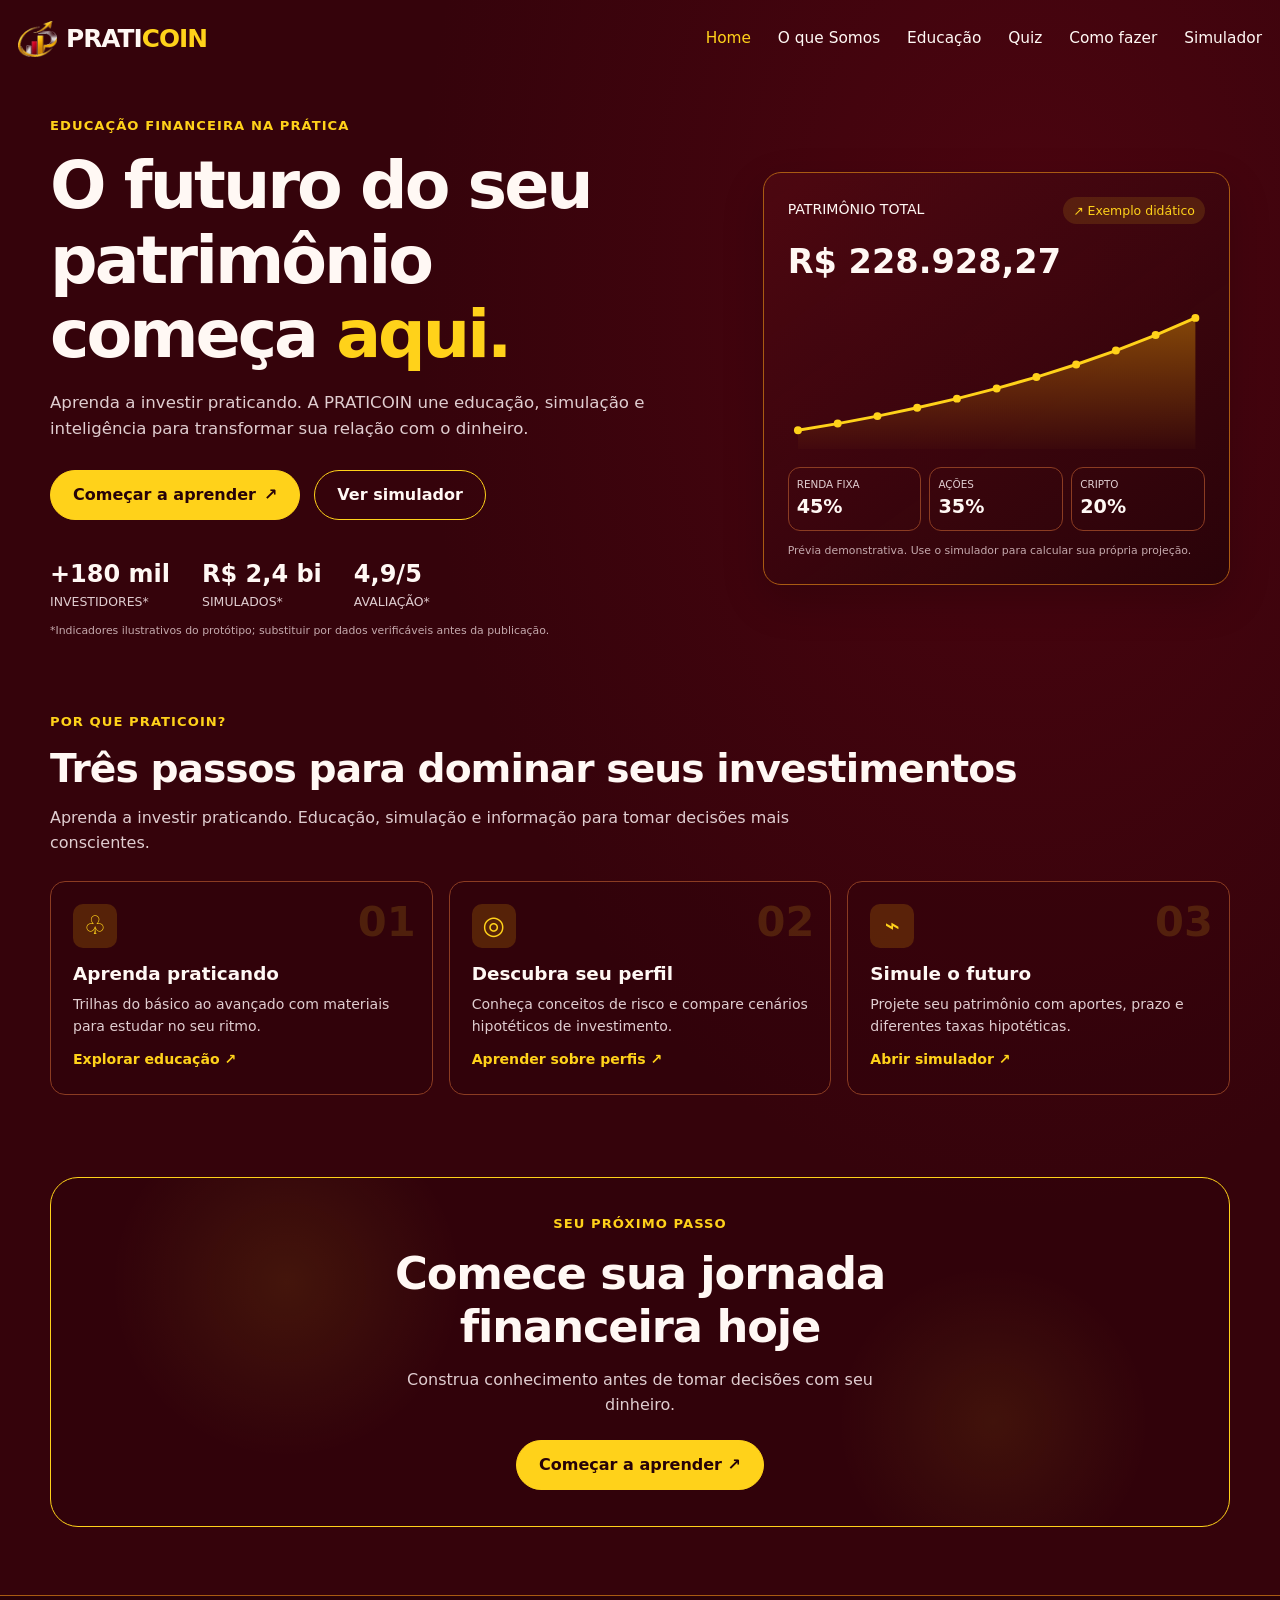
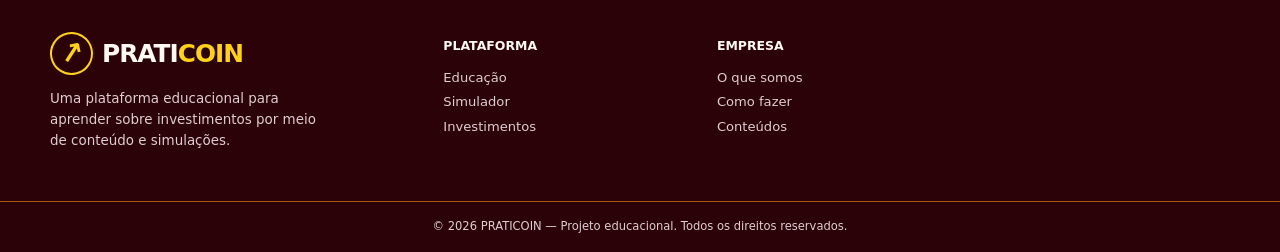
<file: index.html>
<!DOCTYPE html>
<html lang="pt-BR">
<head>
  <meta charset="UTF-8">
  <meta name="viewport" content="width=device-width, initial-scale=1.0">
  <meta name="description" content="Aprenda sobre investimentos e simule cenários financeiros com a PRATICOIN.">
  <title>PRATICOIN | Invista no seu conhecimento</title>
  <link rel="stylesheet" href="css/style.css">
</head>
<body>
  <header class="site-header">
    <a class="brand" href="index.html" aria-label="PRATICOIN - página inicial"><img class="brand-logo" src="assets/img/praticoin-simbolo.png" alt="" aria-hidden="true"><span>PRATI<span class="gold">COIN</span></span></a>
    <button class="menu-toggle" aria-expanded="false" aria-controls="main-nav">Menu</button>
    <nav id="main-nav" class="main-nav" aria-label="Navegação principal">
      <a href="index.html" aria-current="page">Home</a>
      <a href="#sobre">O que Somos</a>
      <a href="cursos.html">Educação</a><a href="quiz.html">Quiz</a>
      <a href="como-fazer.html">Como fazer</a>
      <a href="simulador.html">Simulador</a>
      </nav>
  </header>

  <main>
    <section class="hero section-wrap">
      <div class="hero-copy">
        <p class="eyebrow">EDUCAÇÃO FINANCEIRA NA PRÁTICA</p>
        <h1>O futuro do seu patrimônio começa <span class="gold">aqui.</span></h1>
        <p class="lead">Aprenda a investir praticando. A PRATICOIN une educação, simulação e inteligência para transformar sua relação com o dinheiro.</p>
        <div class="hero-actions">
          <a class="button" href="cursos.html">Começar a aprender <span aria-hidden="true">↗</span></a>
          <a class="button button-outline" href="simulador.html">Ver simulador</a>
        </div>
        <div class="stats" aria-label="Indicadores ilustrativos">
          <div><strong>+180 mil</strong><span>INVESTIDORES*</span></div>
          <div><strong>R$ 2,4 bi</strong><span>SIMULADOS*</span></div>
          <div><strong>4,9/5</strong><span>AVALIAÇÃO*</span></div>
        </div>
        <p class="micro-note">*Indicadores ilustrativos do protótipo; substituir por dados verificáveis antes da publicação.</p>
      </div>
      <aside class="portfolio-preview" aria-label="Prévia ilustrativa de patrimônio">
        <div class="preview-top"><span>PATRIMÔNIO TOTAL</span><span class="growth-pill" id="home-growth">↗ Simulação</span></div>
        <strong class="preview-total" id="home-total">R$ 143.850,00</strong>
        <div class="chart-wrap">
          <svg id="home-chart" viewBox="0 0 420 160" role="img" aria-label="Gráfico ilustrativo de evolução do patrimônio">
            <defs><linearGradient id="chart-fill" x1="0" x2="0" y1="0" y2="1"><stop offset="0%" stop-color="#ffb000" stop-opacity=".38"/><stop offset="100%" stop-color="#ffb000" stop-opacity=".02"/></linearGradient></defs>
            <path id="home-chart-area" d="M10 125 L80 105 L150 115 L220 78 L290 83 L360 35 L410 20 L410 150 L10 150 Z" fill="url(#chart-fill)"></path>
            <polyline id="home-chart-line" points="10,125 80,105 150,115 220,78 290,83 360,35 410,20" fill="none" stroke="#ffd21a" stroke-width="3" stroke-linecap="round" stroke-linejoin="round"></polyline>
            <g id="home-chart-dots" fill="#ffd21a"><circle cx="10" cy="125" r="4"/><circle cx="80" cy="105" r="4"/><circle cx="150" cy="115" r="4"/><circle cx="220" cy="78" r="4"/><circle cx="290" cy="83" r="4"/><circle cx="360" cy="35" r="4"/><circle cx="410" cy="20" r="4"/></g>
          </svg>
        </div>
        <div class="mini-allocation">
          <div><span>RENDA FIXA</span><strong>45%</strong></div>
          <div><span>AÇÕES</span><strong>35%</strong></div>
          <div><span>CRIPTO</span><strong>20%</strong></div>
        </div>
        <p class="micro-note">Prévia demonstrativa. Use o simulador para calcular sua própria projeção.</p>
      </aside>
    </section>

    <section id="sobre" class="section-wrap steps-section">
      <p class="eyebrow">POR QUE PRATICOIN?</p>
      <h2>Três passos para dominar seus investimentos</h2>
      <p class="section-intro">Aprenda a investir praticando. Educação, simulação e informação para tomar decisões mais conscientes.</p>
      <div id="como-funciona" class="steps-grid">
        <article class="step-card"><span class="step-icon" aria-hidden="true">♧</span><span class="step-number">01</span><h3>Aprenda praticando</h3><p>Trilhas do básico ao avançado com materiais para estudar no seu ritmo.</p><a href="cursos.html" class="text-link">Explorar educação ↗</a></article>
        <article class="step-card"><span class="step-icon" aria-hidden="true">◎</span><span class="step-number">02</span><h3>Descubra seu perfil</h3><p>Conheça conceitos de risco e compare cenários hipotéticos de investimento.</p><a href="cursos.html#perfil" class="text-link">Aprender sobre perfis ↗</a></article>
        <article class="step-card"><span class="step-icon" aria-hidden="true">⌁</span><span class="step-number">03</span><h3>Simule o futuro</h3><p>Projete seu patrimônio com aportes, prazo e diferentes taxas hipotéticas.</p><a href="simulador.html" class="text-link">Abrir simulador ↗</a></article>
      </div>
    </section>

    <section class="cta section-wrap">
      <p class="eyebrow">SEU PRÓXIMO PASSO</p>
      <h2>Comece sua jornada financeira hoje</h2>
      <p>Construa conhecimento antes de tomar decisões com seu dinheiro.</p>
      <a class="button" href="cursos.html">Começar a aprender ↗</a>
    </section>
  </main>

  <footer class="site-footer">
    <div class="footer-main section-wrap">
      <div class="footer-brand"><a class="brand" href="index.html"><span class="brand-mark" aria-hidden="true">↗</span><span>PRATI<span class="gold">COIN</span></span></a><p>Uma plataforma educacional para aprender sobre investimentos por meio de conteúdo e simulações.</p></div>
      <div><h2>PLATAFORMA</h2><a href="cursos.html">Educação</a><a href="simulador.html">Simulador</a><a href="cursos.html#investimentos">Investimentos</a></div>
      <div><h2>EMPRESA</h2><a href="#sobre">O que somos</a><a href="como-fazer.html">Como fazer</a><a href="cursos.html">Conteúdos</a></div>
    </div>
    <div class="footer-bottom">© <span id="current-year"></span> PRATICOIN — Projeto educacional. Todos os direitos reservados.</div>
  </footer>
  <script src="js/main.js"></script>
  <script src="js/simulador.js"></script>
</body>
</html>
</file>
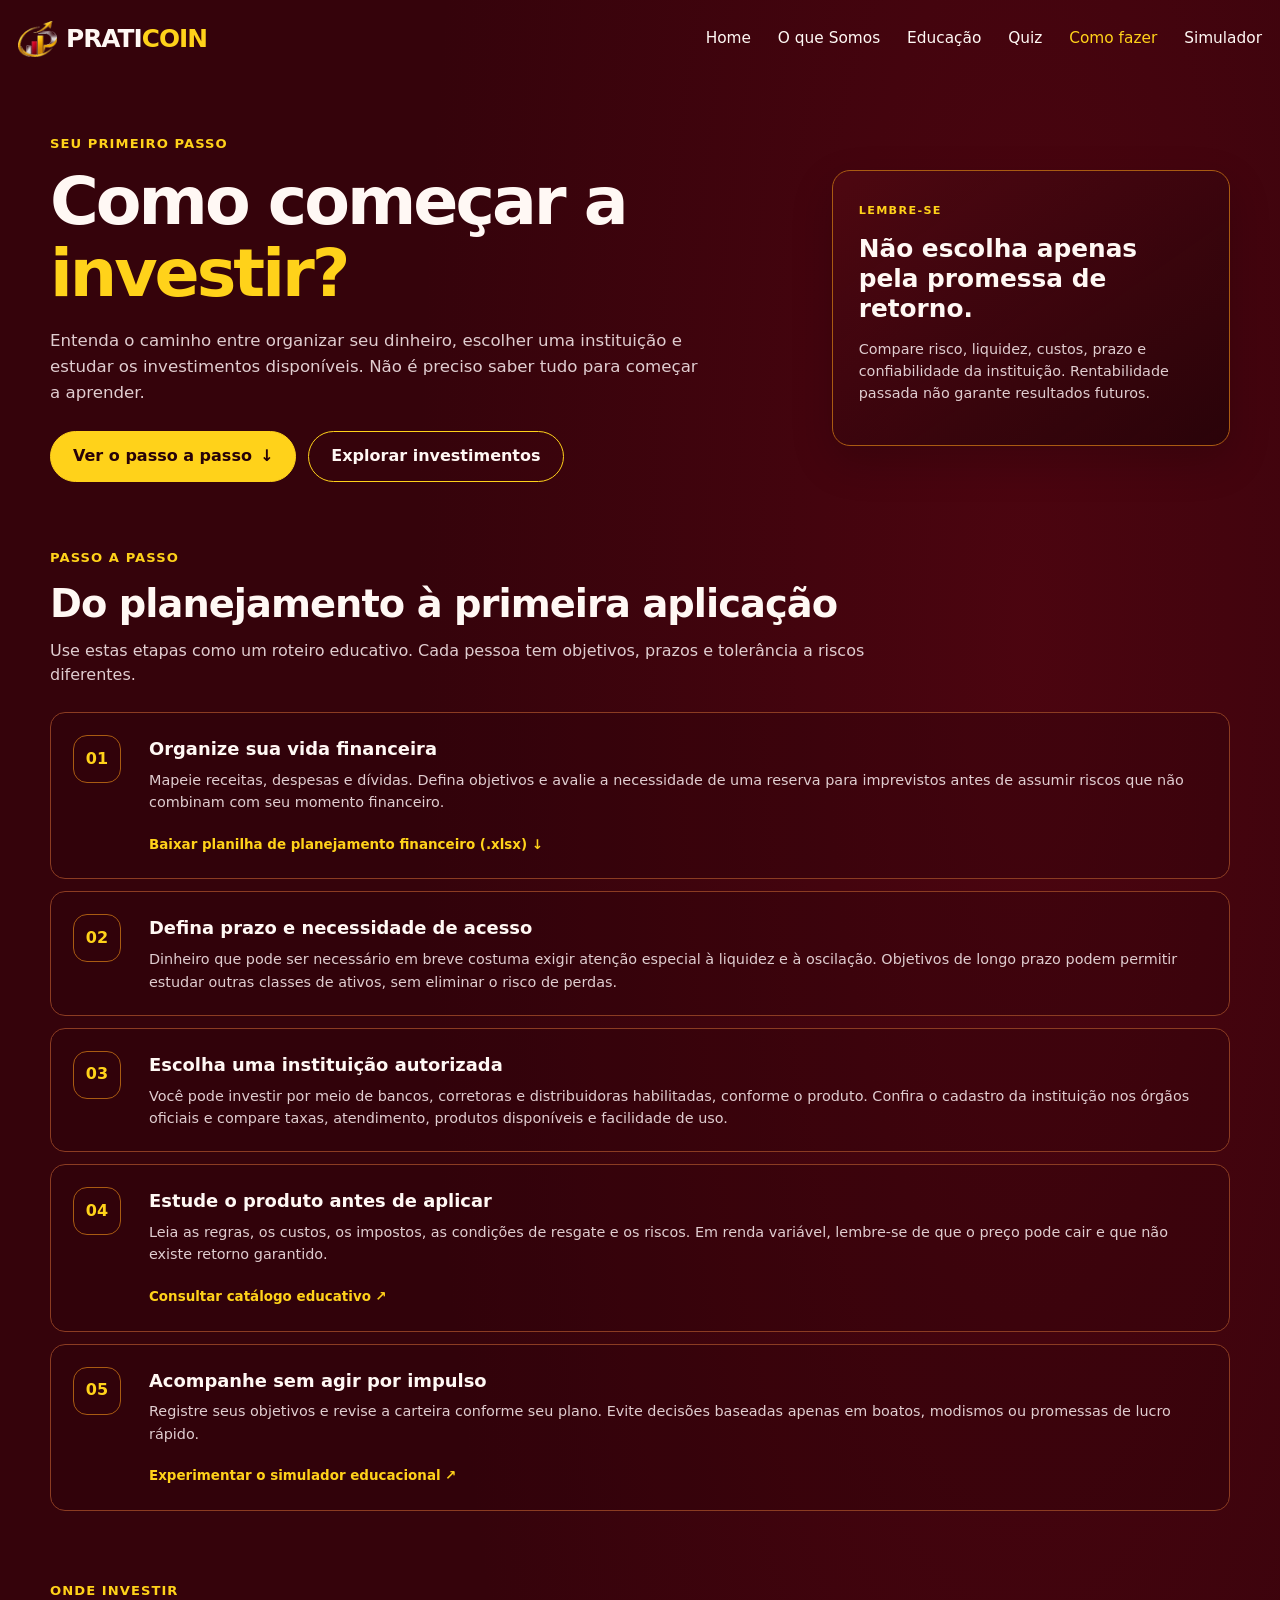
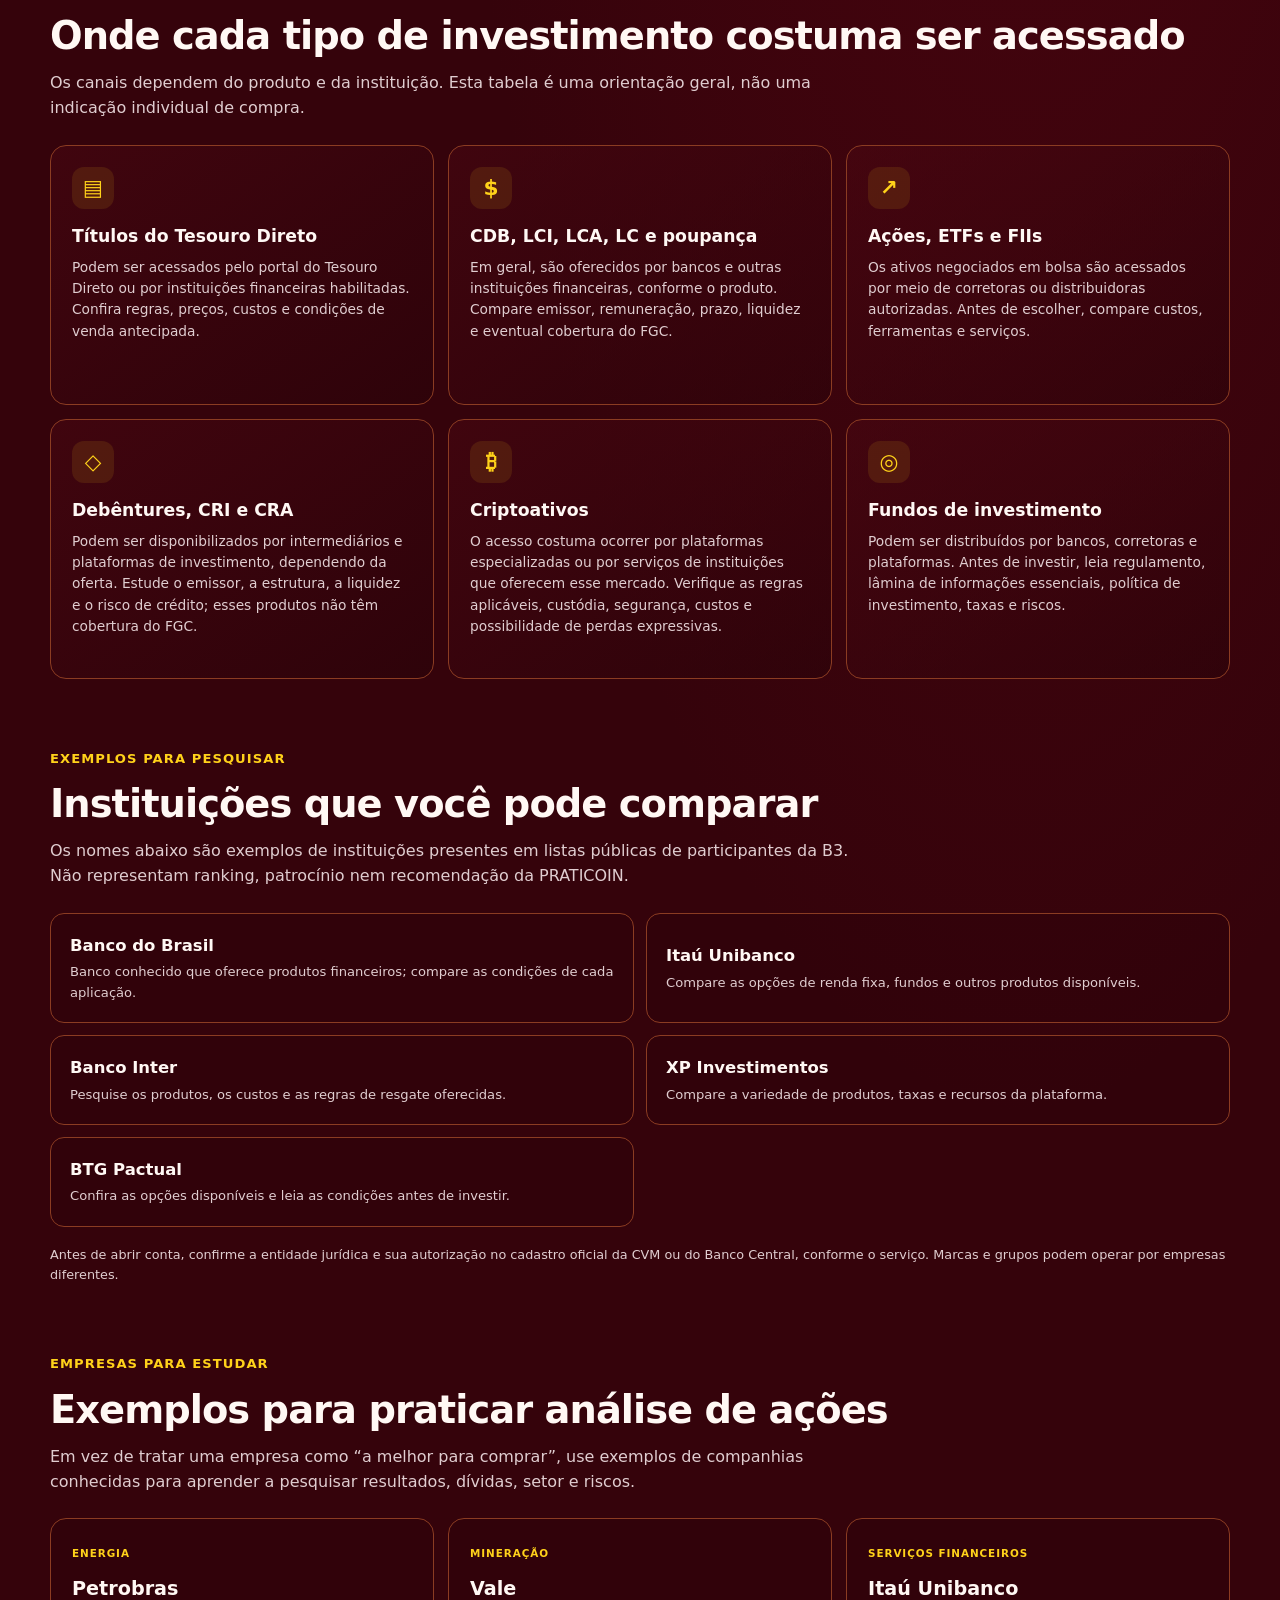
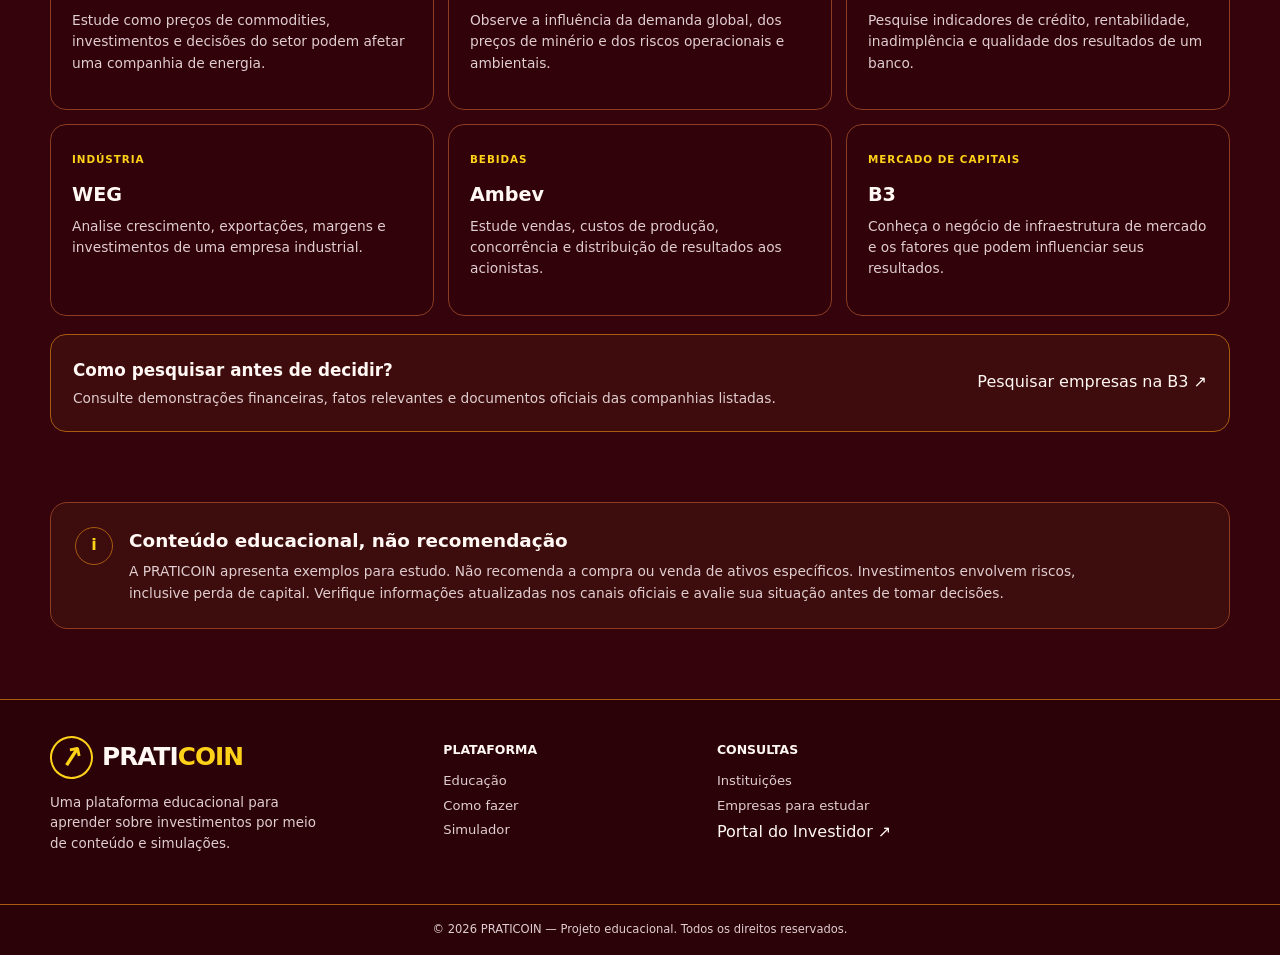
<file: como-fazer.html>
<!DOCTYPE html>
<html lang="pt-BR">
<head>
  <meta charset="UTF-8">
  <meta name="viewport" content="width=device-width, initial-scale=1.0">
  <meta name="description" content="Aprenda como começar a investir, onde encontrar instituições autorizadas e como estudar empresas listadas na bolsa.">
  <title>Como fazer | PRATICOIN</title>
  <link rel="stylesheet" href="css/style.css">
  <link rel="stylesheet" href="css/como-fazer.css">
</head>
<body>
  <header class="site-header">
    <a class="brand" href="index.html" aria-label="PRATICOIN - página inicial"><img class="brand-logo" src="assets/img/praticoin-simbolo.png" alt="" aria-hidden="true"><span>PRATI<span class="gold">COIN</span></span></a>
    <button class="menu-toggle" aria-expanded="false" aria-controls="main-nav">Menu</button>
    <nav id="main-nav" class="main-nav" aria-label="Navegação principal">
      <a href="index.html">Home</a><a href="index.html#sobre">O que Somos</a><a href="cursos.html">Educação</a><a href="quiz.html">Quiz</a><a href="como-fazer.html" aria-current="page">Como fazer</a><a href="simulador.html">Simulador</a>
    </nav>
  </header>

  <main class="section-wrap guide-main">
    <section class="guide-hero">
      <div class="guide-hero-copy">
        <p class="eyebrow">SEU PRIMEIRO PASSO</p>
        <h1>Como começar a <span class="gold">investir?</span></h1>
        <p class="lead">Entenda o caminho entre organizar seu dinheiro, escolher uma instituição e estudar os investimentos disponíveis. Não é preciso saber tudo para começar a aprender.</p>
        <div class="guide-actions"><a class="button" href="#passo-a-passo">Ver o passo a passo <span aria-hidden="true">↓</span></a><a class="button button-outline" href="cursos.html">Explorar investimentos</a></div>
      </div>
      <aside class="guide-callout">
        <span class="callout-kicker">LEMBRE-SE</span>
        <h2>Não escolha apenas pela promessa de retorno.</h2>
        <p>Compare risco, liquidez, custos, prazo e confiabilidade da instituição. Rentabilidade passada não garante resultados futuros.</p>
        
      </aside>
    </section>

    <section class="guide-section" id="passo-a-passo">
      <div class="guide-section-heading"><p class="eyebrow">PASSO A PASSO</p><h2>Do planejamento à primeira aplicação</h2><p class="section-intro">Use estas etapas como um roteiro educativo. Cada pessoa tem objetivos, prazos e tolerância a riscos diferentes.</p></div>
      <div class="steps-list">
        <article class="guide-step"><span class="guide-step-number">01</span><div><h3>Organize sua vida financeira</h3><p>Mapeie receitas, despesas e dívidas. Defina objetivos e avalie a necessidade de uma reserva para imprevistos antes de assumir riscos que não combinam com seu momento financeiro.</p><a class="text-link" href="assets/materiais/Planejamento_Financeiro_PRATICOIN.xlsx" download>Baixar planilha de planejamento financeiro (.xlsx) ↓</a></div></article>
        <article class="guide-step"><span class="guide-step-number">02</span><div><h3>Defina prazo e necessidade de acesso</h3><p>Dinheiro que pode ser necessário em breve costuma exigir atenção especial à liquidez e à oscilação. Objetivos de longo prazo podem permitir estudar outras classes de ativos, sem eliminar o risco de perdas.</p></div></article>
        <article class="guide-step"><span class="guide-step-number">03</span><div><h3>Escolha uma instituição autorizada</h3><p>Você pode investir por meio de bancos, corretoras e distribuidoras habilitadas, conforme o produto. Confira o cadastro da instituição nos órgãos oficiais e compare taxas, atendimento, produtos disponíveis e facilidade de uso.</p></div></article>
        <article class="guide-step"><span class="guide-step-number">04</span><div><h3>Estude o produto antes de aplicar</h3><p>Leia as regras, os custos, os impostos, as condições de resgate e os riscos. Em renda variável, lembre-se de que o preço pode cair e que não existe retorno garantido.</p><a class="text-link" href="cursos.html">Consultar catálogo educativo ↗</a></div></article>
        <article class="guide-step"><span class="guide-step-number">05</span><div><h3>Acompanhe sem agir por impulso</h3><p>Registre seus objetivos e revise a carteira conforme seu plano. Evite decisões baseadas apenas em boatos, modismos ou promessas de lucro rápido.</p><a class="text-link" href="simulador.html">Experimentar o simulador educacional ↗</a></div></article>
      </div>
    </section>

    <section class="guide-section" id="onde-investir">
      <div class="guide-section-heading"><p class="eyebrow">ONDE INVESTIR</p><h2>Onde cada tipo de investimento costuma ser acessado</h2><p class="section-intro">Os canais dependem do produto e da instituição. Esta tabela é uma orientação geral, não uma indicação individual de compra.</p></div>
      <div class="access-grid">
        <article class="access-card"><span class="access-icon">▤</span><h3>Títulos do Tesouro Direto</h3><p>Podem ser acessados pelo portal do Tesouro Direto ou por instituições financeiras habilitadas. Confira regras, preços, custos e condições de venda antecipada.</p></article>
        <article class="access-card"><span class="access-icon">$</span><h3>CDB, LCI, LCA, LC e poupança</h3><p>Em geral, são oferecidos por bancos e outras instituições financeiras, conforme o produto. Compare emissor, remuneração, prazo, liquidez e eventual cobertura do FGC.</p></article>
        <article class="access-card"><span class="access-icon">↗</span><h3>Ações, ETFs e FIIs</h3><p>Os ativos negociados em bolsa são acessados por meio de corretoras ou distribuidoras autorizadas. Antes de escolher, compare custos, ferramentas e serviços.</p></article>
        <article class="access-card"><span class="access-icon">◇</span><h3>Debêntures, CRI e CRA</h3><p>Podem ser disponibilizados por intermediários e plataformas de investimento, dependendo da oferta. Estude o emissor, a estrutura, a liquidez e o risco de crédito; esses produtos não têm cobertura do FGC.</p></article>
        <article class="access-card"><span class="access-icon">₿</span><h3>Criptoativos</h3><p>O acesso costuma ocorrer por plataformas especializadas ou por serviços de instituições que oferecem esse mercado. Verifique as regras aplicáveis, custódia, segurança, custos e possibilidade de perdas expressivas.</p></article>
        <article class="access-card"><span class="access-icon">◎</span><h3>Fundos de investimento</h3><p>Podem ser distribuídos por bancos, corretoras e plataformas. Antes de investir, leia regulamento, lâmina de informações essenciais, política de investimento, taxas e riscos.</p></article>
      </div>
    </section>

    <section class="guide-section" id="instituicoes">
      <div class="guide-section-heading"><p class="eyebrow">EXEMPLOS PARA PESQUISAR</p><h2>Instituições que você pode comparar</h2><p class="section-intro">Os nomes abaixo são exemplos de instituições presentes em listas públicas de participantes da B3. Não representam ranking, patrocínio nem recomendação da PRATICOIN.</p></div>
      <div class="institution-list">
        <article><div><h3>Banco do Brasil</h3><p>Banco conhecido que oferece produtos financeiros; compare as condições de cada aplicação.</p></div></article>
        <article><div><h3>Itaú Unibanco</h3><p>Compare as opções de renda fixa, fundos e outros produtos disponíveis.</p></div></article>
        <article><div><h3>Banco Inter</h3><p>Pesquise os produtos, os custos e as regras de resgate oferecidas.</p></div></article>
        <article><div><h3>XP Investimentos</h3><p>Compare a variedade de produtos, taxas e recursos da plataforma.</p></div></article>
        <article><div><h3>BTG Pactual</h3><p>Confira as opções disponíveis e leia as condições antes de investir.</p></div></article>
      </div>
      <p class="guide-note">Antes de abrir conta, confirme a entidade jurídica e sua autorização no cadastro oficial da CVM ou do Banco Central, conforme o serviço. Marcas e grupos podem operar por empresas diferentes.</p>
      
    </section>

    <section class="guide-section" id="empresas">
      <div class="guide-section-heading"><p class="eyebrow">EMPRESAS PARA ESTUDAR</p><h2>Exemplos para praticar análise de ações</h2><p class="section-intro">Em vez de tratar uma empresa como “a melhor para comprar”, use exemplos de companhias conhecidas para aprender a pesquisar resultados, dívidas, setor e riscos.</p></div>
      <div class="company-grid">
        <article class="company-card"><span class="company-sector">ENERGIA</span><h3>Petrobras</h3><p>Estude como preços de commodities, investimentos e decisões do setor podem afetar uma companhia de energia.</p></article>
        <article class="company-card"><span class="company-sector">MINERAÇÃO</span><h3>Vale</h3><p>Observe a influência da demanda global, dos preços de minério e dos riscos operacionais e ambientais.</p></article>
        <article class="company-card"><span class="company-sector">SERVIÇOS FINANCEIROS</span><h3>Itaú Unibanco</h3><p>Pesquise indicadores de crédito, rentabilidade, inadimplência e qualidade dos resultados de um banco.</p></article>
        <article class="company-card"><span class="company-sector">INDÚSTRIA</span><h3>WEG</h3><p>Analise crescimento, exportações, margens e investimentos de uma empresa industrial.</p></article>
        <article class="company-card"><span class="company-sector">BEBIDAS</span><h3>Ambev</h3><p>Estude vendas, custos de produção, concorrência e distribuição de resultados aos acionistas.</p></article>
        <article class="company-card"><span class="company-sector">MERCADO DE CAPITAIS</span><h3>B3</h3><p>Conheça o negócio de infraestrutura de mercado e os fatores que podem influenciar seus resultados.</p></article>
      </div>
      <div class="research-banner"><div><h3>Como pesquisar antes de decidir?</h3><p>Consulte demonstrações financeiras, fatos relevantes e documentos oficiais das companhias listadas.</p></div>Pesquisar empresas na B3 ↗</div>
    </section>

    <section class="guide-disclaimer"><span class="disclaimer-mark">i</span><div><h2>Conteúdo educacional, não recomendação</h2><p>A PRATICOIN apresenta exemplos para estudo. Não recomenda a compra ou venda de ativos específicos. Investimentos envolvem riscos, inclusive perda de capital. Verifique informações atualizadas nos canais oficiais e avalie sua situação antes de tomar decisões.</p></div></section>
  </main>

  <footer class="site-footer">
    <div class="footer-main section-wrap">
      <div class="footer-brand"><a class="brand" href="index.html"><span class="brand-mark" aria-hidden="true">↗</span><span>PRATI<span class="gold">COIN</span></span></a><p>Uma plataforma educacional para aprender sobre investimentos por meio de conteúdo e simulações.</p></div>
      <div><h2>PLATAFORMA</h2><a href="cursos.html">Educação</a><a href="como-fazer.html">Como fazer</a><a href="simulador.html">Simulador</a></div>
      <div><h2>CONSULTAS</h2><a href="#instituicoes">Instituições</a><a href="#empresas">Empresas para estudar</a>Portal do Investidor ↗</div>
    </div>
    <div class="footer-bottom">© <span id="current-year"></span> PRATICOIN — Projeto educacional. Todos os direitos reservados.</div>
  </footer>
  <script src="js/main.js"></script>
</body>
</html>
</file>
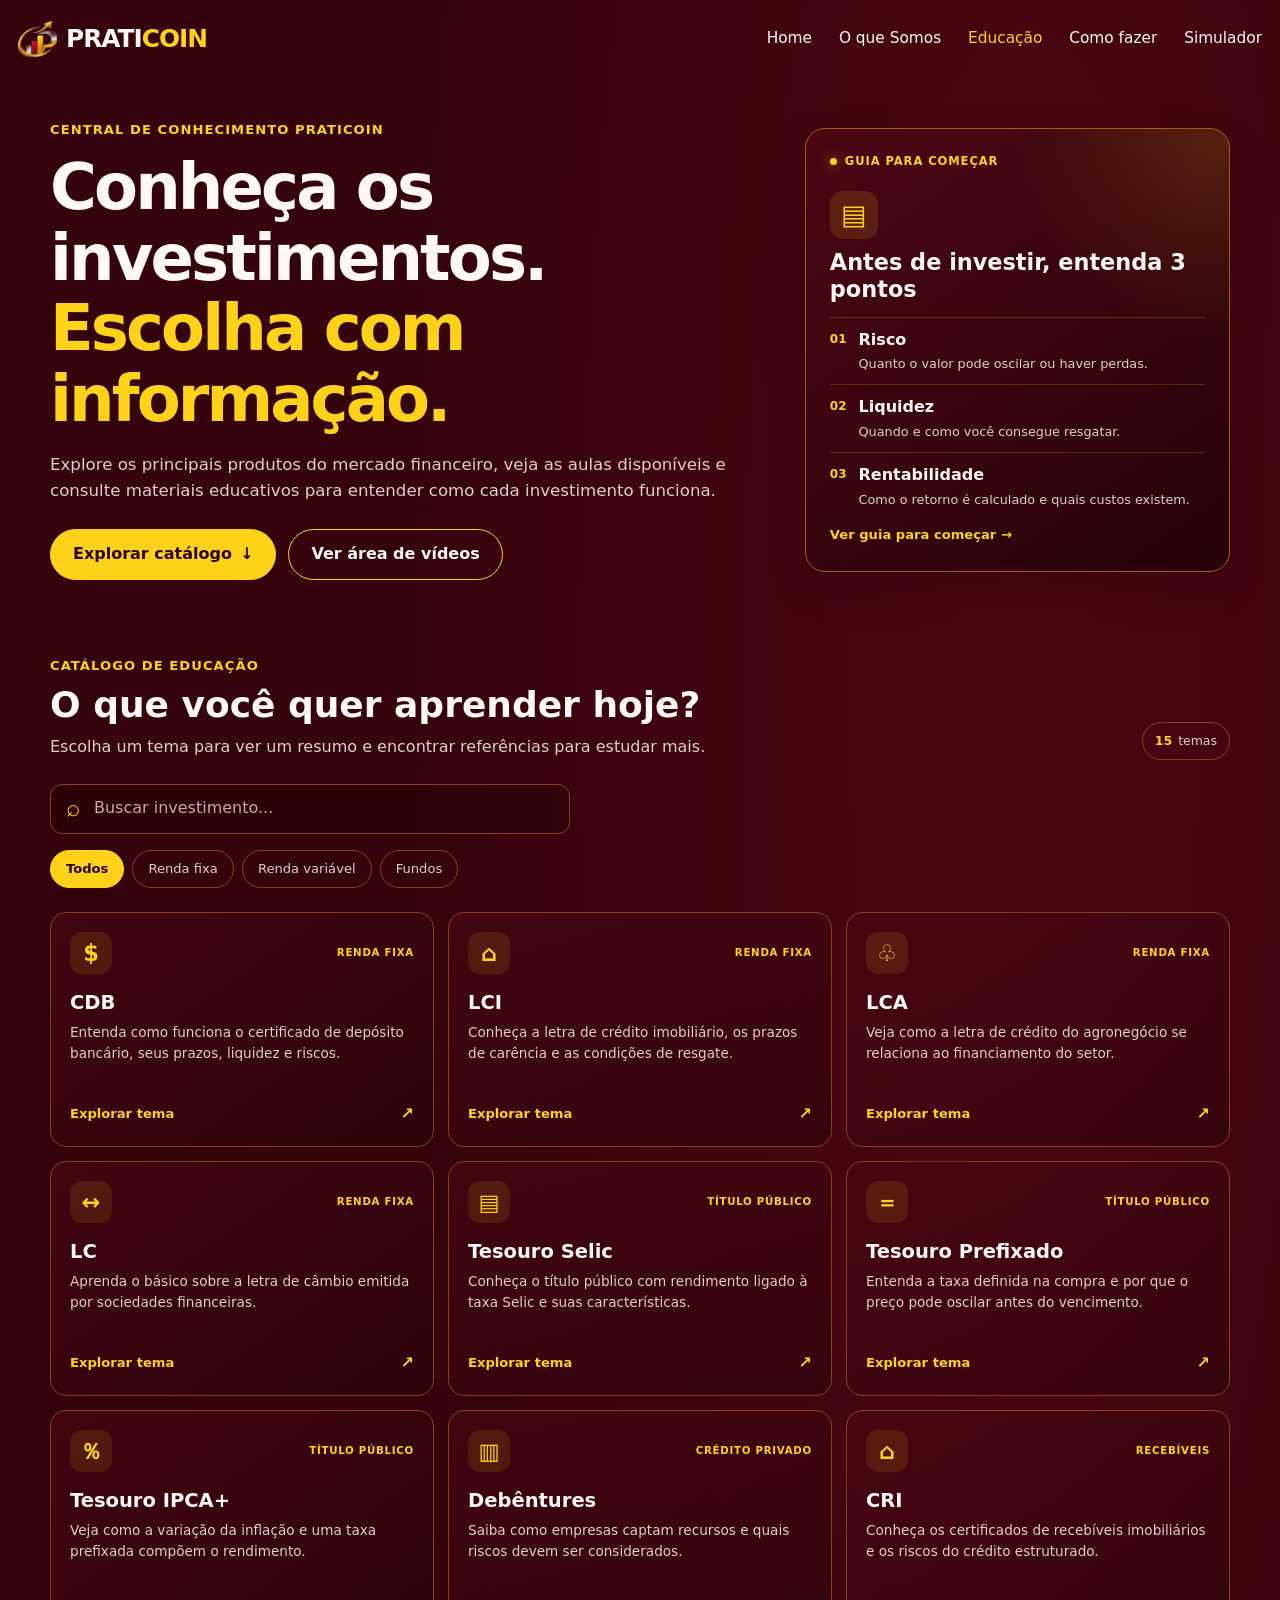
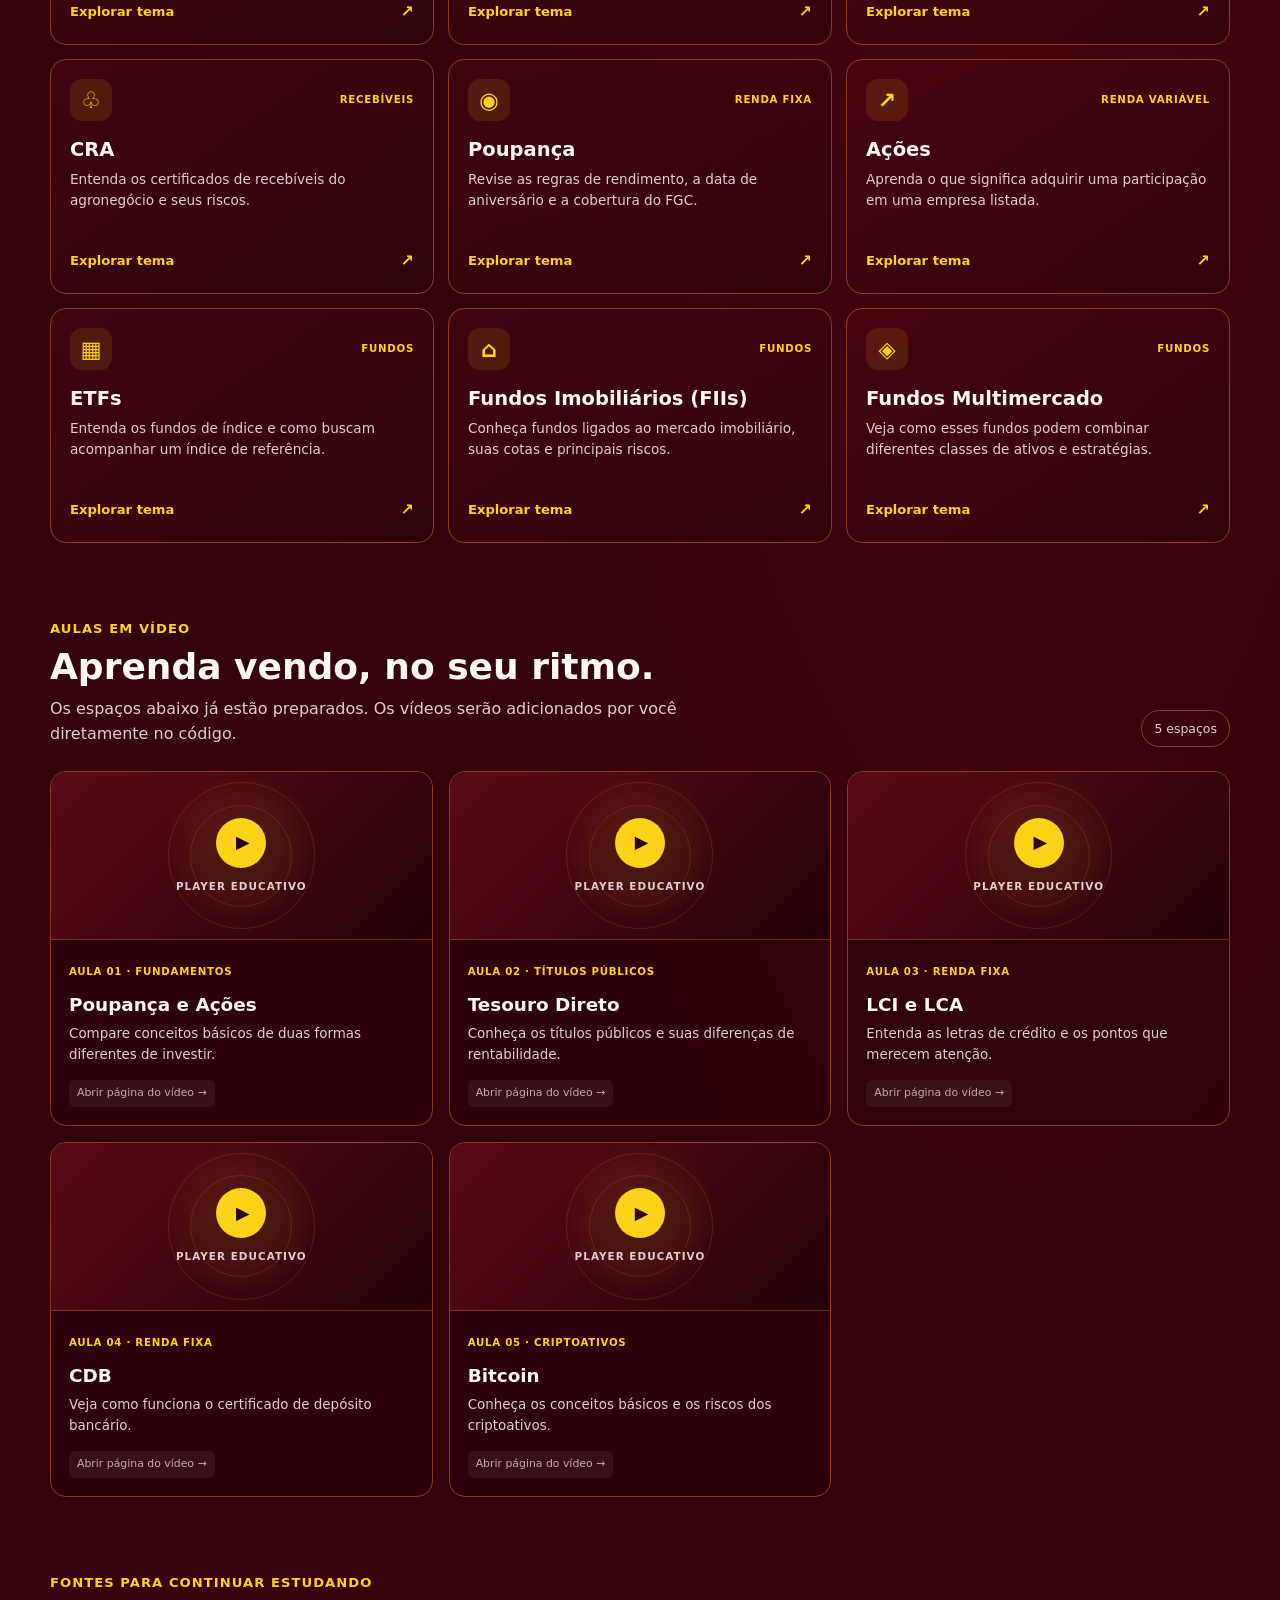
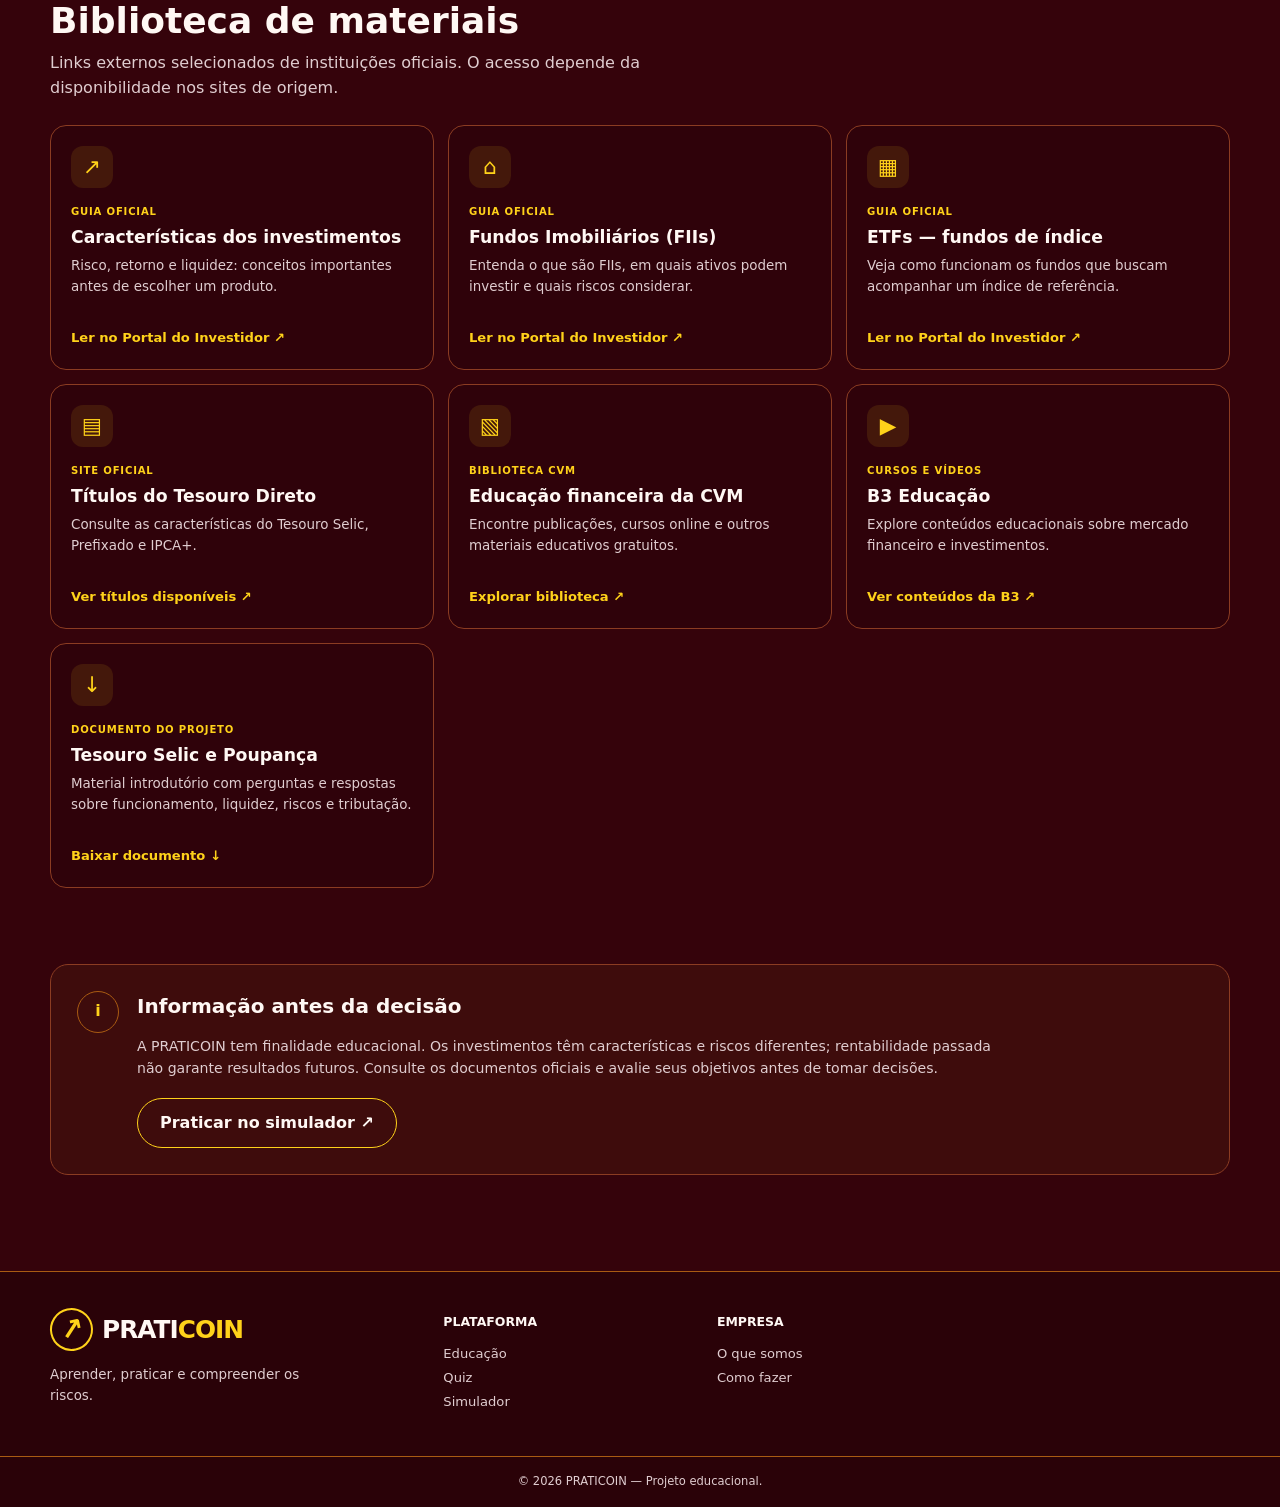
<file: cursos.html>
<!DOCTYPE html>
<html lang="pt-BR">
<head>
  <meta charset="UTF-8">
  <meta name="viewport" content="width=device-width, initial-scale=1.0">
  <meta name="description" content="Explore o catálogo de investimentos da PRATICOIN, com vídeos reservados e materiais educativos de fontes confiáveis.">
  <title>Educação | PRATICOIN</title>
  <link rel="stylesheet" href="css/style.css">
  <link rel="stylesheet" href="css/cursos.css">
</head>
<body>
  <header class="site-header">
    <a class="brand" href="index.html" aria-label="PRATICOIN - página inicial"><img class="brand-logo" src="assets/img/praticoin-simbolo.png" alt="" aria-hidden="true"><span>PRATI<span class="gold">COIN</span></span></a>
    <button class="menu-toggle" aria-expanded="false" aria-controls="main-nav">Menu</button>
    <nav id="main-nav" class="main-nav" aria-label="Navegação principal">
      <a href="index.html">Home</a><a href="index.html#sobre">O que Somos</a><a href="cursos.html" aria-current="page">Educação</a><a href="como-fazer.html">Como fazer</a><a href="simulador.html">Simulador</a></nav>
  </header>
  <main class="page-main section-wrap">
    <section class="education-hero">
      <div class="education-hero-copy">
        <p class="eyebrow">CENTRAL DE CONHECIMENTO PRATICOIN</p>
        <h1>Conheça os investimentos. <span class="gold">Escolha com informação.</span></h1>
        <p class="lead">Explore os principais produtos do mercado financeiro, veja as aulas disponíveis e consulte materiais educativos para entender como cada investimento funciona.</p>
        <div class="education-hero-actions"><a class="button" href="#catalogo">Explorar catálogo <span aria-hidden="true">↓</span></a><a class="button button-outline" href="#videos">Ver área de vídeos</a></div>
      </div>
      <aside class="education-highlight" aria-label="Conteúdo em destaque">
        <span class="highlight-label"><span class="highlight-dot"></span> GUIA PARA COMEÇAR</span>
        <div class="highlight-icon" aria-hidden="true">▤</div>
        <h2>Antes de investir, entenda 3 pontos</h2>
        <div class="highlight-points"><div><span>01</span><p><strong>Risco</strong><small>Quanto o valor pode oscilar ou haver perdas.</small></p></div><div><span>02</span><p><strong>Liquidez</strong><small>Quando e como você consegue resgatar.</small></p></div><div><span>03</span><p><strong>Rentabilidade</strong><small>Como o retorno é calculado e quais custos existem.</small></p></div></div>
        <a class="highlight-link" href="como-fazer.html">Ver guia para começar <span aria-hidden="true">→</span></a>
      </aside>
    </section>

    <section class="catalog-section" id="catalogo">
      <div class="section-heading-row catalog-heading"><div><p class="eyebrow">CATÁLOGO DE EDUCAÇÃO</p><h2>O que você quer aprender hoje?</h2><p class="section-intro">Escolha um tema para ver um resumo e encontrar referências para estudar mais.</p></div><span class="catalog-count"><strong id="visible-count">15</strong> temas</span></div>
      <div class="catalog-controls"><label class="search-box"><span aria-hidden="true">⌕</span><input id="catalog-search" type="search" placeholder="Buscar investimento..." aria-label="Buscar investimento"></label><div class="filter-list" role="group" aria-label="Filtrar por categoria"><button class="filter-chip is-active" type="button" data-filter="todos" aria-pressed="true">Todos</button><button class="filter-chip" type="button" data-filter="renda-fixa" aria-pressed="false">Renda fixa</button><button class="filter-chip" type="button" data-filter="renda-variavel" aria-pressed="false">Renda variável</button><button class="filter-chip" type="button" data-filter="fundos" aria-pressed="false">Fundos</button></div></div>
      <div class="investment-grid" id="investment-grid">
        <article class="investment-card" data-category="renda-fixa" data-search="cdb certificado deposito bancario renda fixa banco"><div class="investment-card-top"><span class="investment-icon">$</span><span class="investment-type">RENDA FIXA</span></div><h3>CDB</h3><p>Entenda como funciona o certificado de depósito bancário, seus prazos, liquidez e riscos.</p><button class="card-action" type="button" data-topic="CDB">Explorar tema <span>↗</span></button></article>
        <article class="investment-card" data-category="renda-fixa" data-search="lci letra credito imobiliario isencao"><div class="investment-card-top"><span class="investment-icon">⌂</span><span class="investment-type">RENDA FIXA</span></div><h3>LCI</h3><p>Conheça a letra de crédito imobiliário, os prazos de carência e as condições de resgate.</p><button class="card-action" type="button" data-topic="LCI">Explorar tema <span>↗</span></button></article>
        <article class="investment-card" data-category="renda-fixa" data-search="lca letra credito agronegocio"><div class="investment-card-top"><span class="investment-icon">♧</span><span class="investment-type">RENDA FIXA</span></div><h3>LCA</h3><p>Veja como a letra de crédito do agronegócio se relaciona ao financiamento do setor.</p><button class="card-action" type="button" data-topic="LCA">Explorar tema <span>↗</span></button></article>
        <article class="investment-card" data-category="renda-fixa" data-search="lc letra cambio financeira"><div class="investment-card-top"><span class="investment-icon">↔</span><span class="investment-type">RENDA FIXA</span></div><h3>LC</h3><p>Aprenda o básico sobre a letra de câmbio emitida por sociedades financeiras.</p><button class="card-action" type="button" data-topic="LC">Explorar tema <span>↗</span></button></article>
        <article class="investment-card" data-category="renda-fixa" data-search="tesouro selic titulo publico governo taxa selic"><div class="investment-card-top"><span class="investment-icon">▤</span><span class="investment-type">TÍTULO PÚBLICO</span></div><h3>Tesouro Selic</h3><p>Conheça o título público com rendimento ligado à taxa Selic e suas características.</p><button class="card-action" type="button" data-topic="Tesouro Selic">Explorar tema <span>↗</span></button></article>
        <article class="investment-card" data-category="renda-fixa" data-search="tesouro prefixado juros taxa definida titulo publico"><div class="investment-card-top"><span class="investment-icon">＝</span><span class="investment-type">TÍTULO PÚBLICO</span></div><h3>Tesouro Prefixado</h3><p>Entenda a taxa definida na compra e por que o preço pode oscilar antes do vencimento.</p><button class="card-action" type="button" data-topic="Tesouro Prefixado">Explorar tema <span>↗</span></button></article>
        <article class="investment-card" data-category="renda-fixa" data-search="tesouro ipca inflação titulo publico"><div class="investment-card-top"><span class="investment-icon">％</span><span class="investment-type">TÍTULO PÚBLICO</span></div><h3>Tesouro IPCA+</h3><p>Veja como a variação da inflação e uma taxa prefixada compõem o rendimento.</p><button class="card-action" type="button" data-topic="Tesouro IPCA+">Explorar tema <span>↗</span></button></article>
        <article class="investment-card" data-category="renda-fixa" data-search="debentures dívida empresas crédito privado"><div class="investment-card-top"><span class="investment-icon">▥</span><span class="investment-type">CRÉDITO PRIVADO</span></div><h3>Debêntures</h3><p>Saiba como empresas captam recursos e quais riscos devem ser considerados.</p><button class="card-action" type="button" data-topic="Debêntures">Explorar tema <span>↗</span></button></article>
        <article class="investment-card" data-category="renda-fixa" data-search="cri certificados recebiveis imobiliarios securitizacao"><div class="investment-card-top"><span class="investment-icon">⌂</span><span class="investment-type">RECEBÍVEIS</span></div><h3>CRI</h3><p>Conheça os certificados de recebíveis imobiliários e os riscos do crédito estruturado.</p><button class="card-action" type="button" data-topic="CRI">Explorar tema <span>↗</span></button></article>
        <article class="investment-card" data-category="renda-fixa" data-search="cra certificados recebiveis agronegocio securitizacao"><div class="investment-card-top"><span class="investment-icon">♧</span><span class="investment-type">RECEBÍVEIS</span></div><h3>CRA</h3><p>Entenda os certificados de recebíveis do agronegócio e seus riscos.</p><button class="card-action" type="button" data-topic="CRA">Explorar tema <span>↗</span></button></article>
        <article class="investment-card" data-category="renda-fixa" data-search="poupança caderneta rendimento banco liquidez"><div class="investment-card-top"><span class="investment-icon">◉</span><span class="investment-type">RENDA FIXA</span></div><h3>Poupança</h3><p>Revise as regras de rendimento, a data de aniversário e a cobertura do FGC.</p><button class="card-action" type="button" data-topic="Poupança">Explorar tema <span>↗</span></button></article>
        <article class="investment-card" data-category="renda-variavel" data-search="ações bolsa empresas renda variavel"><div class="investment-card-top"><span class="investment-icon">↗</span><span class="investment-type">RENDA VARIÁVEL</span></div><h3>Ações</h3><p>Aprenda o que significa adquirir uma participação em uma empresa listada.</p><button class="card-action" type="button" data-topic="Ações">Explorar tema <span>↗</span></button></article>
        <article class="investment-card" data-category="fundos" data-search="etfs fundos indice bolsa renda variavel renda fixa"><div class="investment-card-top"><span class="investment-icon">▦</span><span class="investment-type">FUNDOS</span></div><h3>ETFs</h3><p>Entenda os fundos de índice e como buscam acompanhar um índice de referência.</p><button class="card-action" type="button" data-topic="ETFs">Explorar tema <span>↗</span></button></article>
        <article class="investment-card" data-category="fundos" data-search="fundos imobiliarios fii imóveis renda aluguel bolsa"><div class="investment-card-top"><span class="investment-icon">⌂</span><span class="investment-type">FUNDOS</span></div><h3>Fundos Imobiliários (FIIs)</h3><p>Conheça fundos ligados ao mercado imobiliário, suas cotas e principais riscos.</p><button class="card-action" type="button" data-topic="Fundos Imobiliários (FIIs)">Explorar tema <span>↗</span></button></article>
        <article class="investment-card" data-category="fundos" data-search="fundos multimercado estratégias renda fixa ações moedas derivativos"><div class="investment-card-top"><span class="investment-icon">◈</span><span class="investment-type">FUNDOS</span></div><h3>Fundos Multimercado</h3><p>Veja como esses fundos podem combinar diferentes classes de ativos e estratégias.</p><button class="card-action" type="button" data-topic="Fundos Multimercado">Explorar tema <span>↗</span></button></article>
      </div>
      <p class="no-results" id="no-results" hidden>Nenhum investimento encontrado. Tente outro termo ou filtro.</p>

    </section>

    <section class="video-section" id="videos">
      <div class="section-heading-row"><div><p class="eyebrow">AULAS EM VÍDEO</p><h2>Aprenda vendo, no seu ritmo.</h2><p class="section-intro">Os espaços abaixo já estão preparados. Os vídeos serão adicionados por você diretamente no código.</p></div><span class="catalog-count">5 espaços</span></div>
      <div class="video-grid">
        <a class="video-card video-card-link" href="player.html?video=poupanca-acoes"><div class="video-placeholder"><span class="video-play" aria-hidden="true">▶</span><span class="video-placeholder-label">PLAYER EDUCATIVO</span></div><div class="video-card-body"><span class="video-number">AULA 01 · FUNDAMENTOS</span><h3>Poupança e Ações</h3><p>Compare conceitos básicos de duas formas diferentes de investir.</p><span class="video-status">Abrir página do vídeo →</span></div></a>
        <a class="video-card video-card-link" href="player.html?video=tesouro-direto"><div class="video-placeholder"><span class="video-play" aria-hidden="true">▶</span><span class="video-placeholder-label">PLAYER EDUCATIVO</span></div><div class="video-card-body"><span class="video-number">AULA 02 · TÍTULOS PÚBLICOS</span><h3>Tesouro Direto</h3><p>Conheça os títulos públicos e suas diferenças de rentabilidade.</p><span class="video-status">Abrir página do vídeo →</span></div></a>
        <a class="video-card video-card-link" href="player.html?video=lci-lca"><div class="video-placeholder"><span class="video-play" aria-hidden="true">▶</span><span class="video-placeholder-label">PLAYER EDUCATIVO</span></div><div class="video-card-body"><span class="video-number">AULA 03 · RENDA FIXA</span><h3>LCI e LCA</h3><p>Entenda as letras de crédito e os pontos que merecem atenção.</p><span class="video-status">Abrir página do vídeo →</span></div></a>
        <a class="video-card video-card-link" href="player.html?video=cdb"><div class="video-placeholder"><span class="video-play" aria-hidden="true">▶</span><span class="video-placeholder-label">PLAYER EDUCATIVO</span></div><div class="video-card-body"><span class="video-number">AULA 04 · RENDA FIXA</span><h3>CDB</h3><p>Veja como funciona o certificado de depósito bancário.</p><span class="video-status">Abrir página do vídeo →</span></div></a>
        <a class="video-card video-card-link" href="player.html?video=bitcoin"><div class="video-placeholder"><span class="video-play" aria-hidden="true">▶</span><span class="video-placeholder-label">PLAYER EDUCATIVO</span></div><div class="video-card-body"><span class="video-number">AULA 05 · CRIPTOATIVOS</span><h3>Bitcoin</h3><p>Conheça os conceitos básicos e os riscos dos criptoativos.</p><span class="video-status">Abrir página do vídeo →</span></div></a>
      </div>
    </section>

    <section class="resources-section" id="materiais">
      <div class="section-heading-row"><div><p class="eyebrow">FONTES PARA CONTINUAR ESTUDANDO</p><h2>Biblioteca de materiais</h2><p class="section-intro">Links externos selecionados de instituições oficiais. O acesso depende da disponibilidade nos sites de origem.</p></div></div>
      <div class="resource-grid">
        <div class="resource-card"><span class="resource-icon">↗</span><span class="resource-kind">GUIA OFICIAL</span><h3>Características dos investimentos</h3><p>Risco, retorno e liquidez: conceitos importantes antes de escolher um produto.</p><span class="resource-link">Ler no Portal do Investidor ↗</span></div>
        <div class="resource-card"><span class="resource-icon">⌂</span><span class="resource-kind">GUIA OFICIAL</span><h3>Fundos Imobiliários (FIIs)</h3><p>Entenda o que são FIIs, em quais ativos podem investir e quais riscos considerar.</p><span class="resource-link">Ler no Portal do Investidor ↗</span></div>
        <div class="resource-card"><span class="resource-icon">▦</span><span class="resource-kind">GUIA OFICIAL</span><h3>ETFs — fundos de índice</h3><p>Veja como funcionam os fundos que buscam acompanhar um índice de referência.</p><span class="resource-link">Ler no Portal do Investidor ↗</span></div>
        <div class="resource-card"><span class="resource-icon">▤</span><span class="resource-kind">SITE OFICIAL</span><h3>Títulos do Tesouro Direto</h3><p>Consulte as características do Tesouro Selic, Prefixado e IPCA+.</p><span class="resource-link">Ver títulos disponíveis ↗</span></div>
        <div class="resource-card"><span class="resource-icon">▧</span><span class="resource-kind">BIBLIOTECA CVM</span><h3>Educação financeira da CVM</h3><p>Encontre publicações, cursos online e outros materiais educativos gratuitos.</p><span class="resource-link">Explorar biblioteca ↗</span></div>
        <div class="resource-card"><span class="resource-icon">▶</span><span class="resource-kind">CURSOS E VÍDEOS</span><h3>B3 Educação</h3><p>Explore conteúdos educacionais sobre mercado financeiro e investimentos.</p><span class="resource-link">Ver conteúdos da B3 ↗</span></div>
        <a class="resource-card" href="assets/materiais/Tesouro_Selic_e_Poupanca.docx" download><span class="resource-icon">↓</span><span class="resource-kind">DOCUMENTO DO PROJETO</span><h3>Tesouro Selic e Poupança</h3><p>Material introdutório com perguntas e respostas sobre funcionamento, liquidez, riscos e tributação.</p><span class="resource-link">Baixar documento ↓</span></a>
      </div>
    </section>

    <section class="education-disclaimer"><span class="disclaimer-symbol" aria-hidden="true">i</span><div><h2>Informação antes da decisão</h2><p>A PRATICOIN tem finalidade educacional. Os investimentos têm características e riscos diferentes; rentabilidade passada não garante resultados futuros. Consulte os documentos oficiais e avalie seus objetivos antes de tomar decisões.</p><a class="button button-outline" href="simulador.html">Praticar no simulador ↗</a></div></section>
  </main>
  <footer class="site-footer"><div class="footer-main section-wrap"><div class="footer-brand"><a class="brand" href="index.html"><span class="brand-mark">↗</span><span>PRATI<span class="gold">COIN</span></span></a><p>Aprender, praticar e compreender os riscos.</p></div><div><h2>PLATAFORMA</h2><a href="cursos.html">Educação</a><a href="quiz.html">Quiz</a><a href="simulador.html">Simulador</a></div><div><h2>EMPRESA</h2><a href="index.html#sobre">O que somos</a><a href="como-fazer.html">Como fazer</a></div></div><div class="footer-bottom">© <span data-current-year></span> PRATICOIN — Projeto educacional.</div></footer>
  <script src="js/main.js"></script><script src="js/cursos.js"></script>
</body>
</html>
</file>
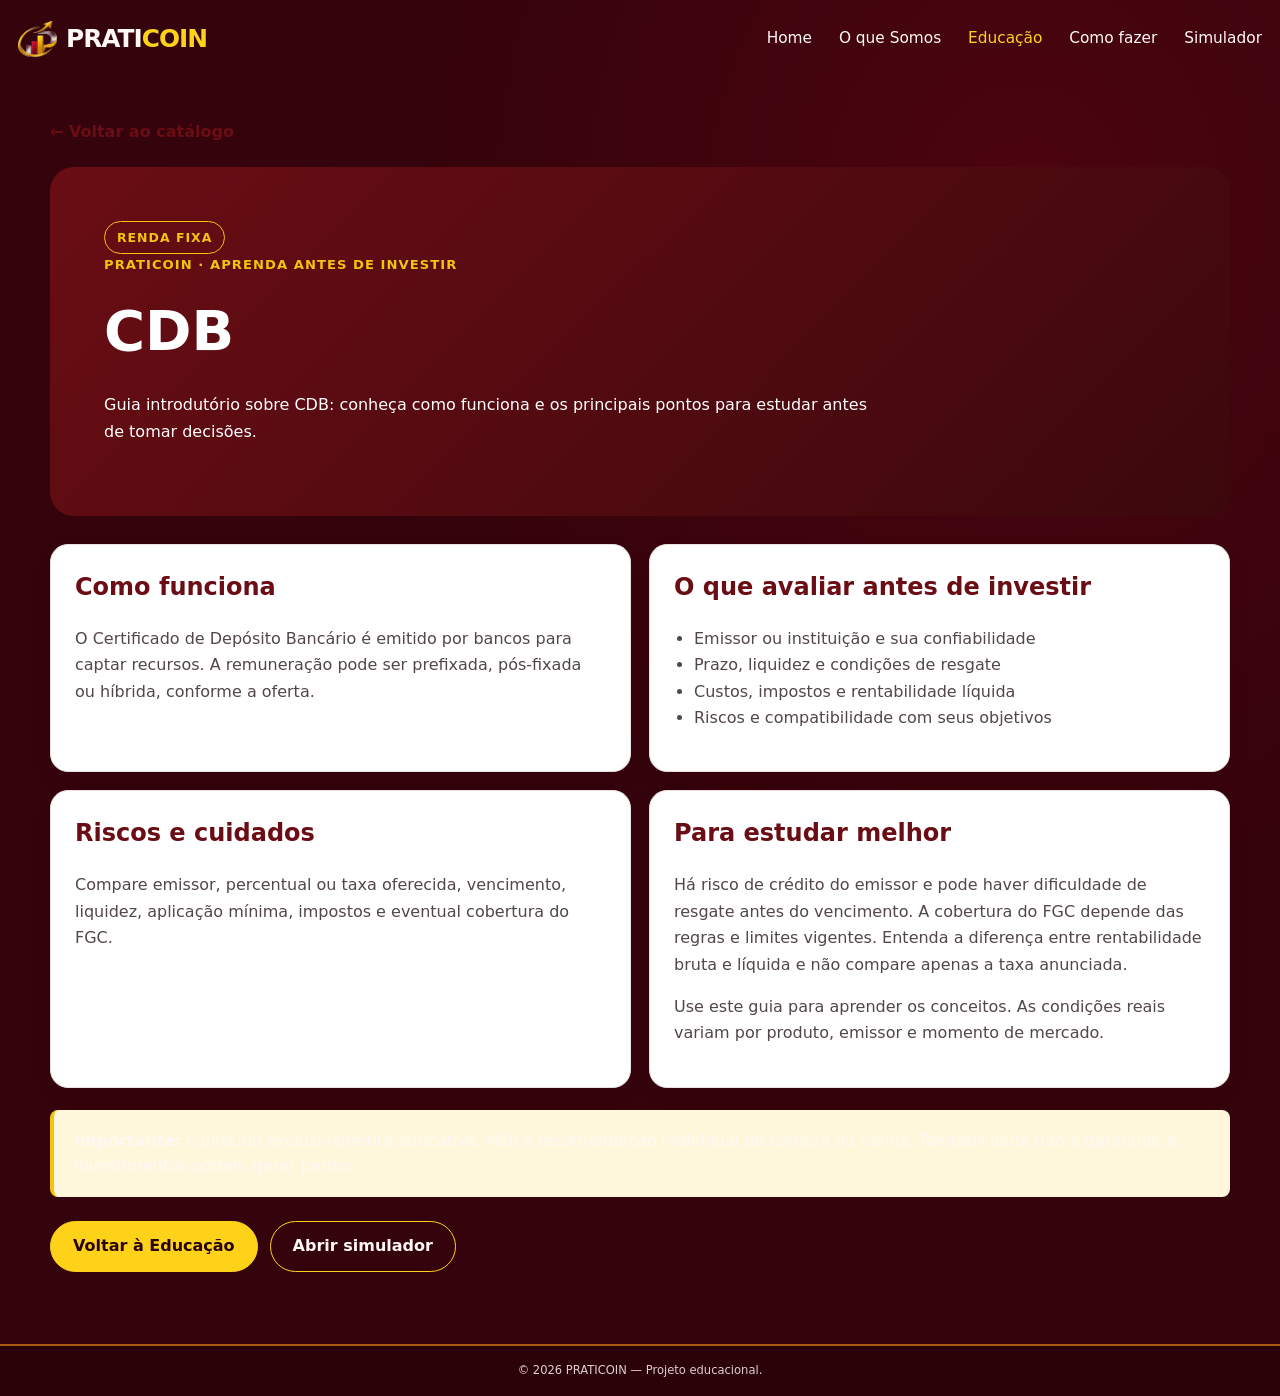
<file: investimento.html>
<!DOCTYPE html><html lang="pt-BR"><head><meta charset="UTF-8"><meta name="viewport" content="width=device-width, initial-scale=1.0"><meta name="description" content="Guia educativo sobre investimentos na PRATICOIN."><title>Guia do investimento | PRATICOIN</title><link rel="stylesheet" href="css/style.css"><link rel="stylesheet" href="css/investimento.css"></head><body>
<header class="site-header"><a class="brand" href="index.html" aria-label="PRATICOIN - página inicial"><img class="brand-logo" src="assets/img/praticoin-simbolo.png" alt="" aria-hidden="true"><span>PRATI<span class="gold">COIN</span></span></a><button class="menu-toggle" aria-expanded="false" aria-controls="main-nav">Menu</button><nav id="main-nav" class="main-nav" aria-label="Navegação principal"><a href="index.html">Home</a><a href="index.html#sobre">O que Somos</a><a href="cursos.html" aria-current="page">Educação</a><a href="como-fazer.html">Como fazer</a><a href="simulador.html">Simulador</a></nav></header>
<main class="section-wrap investment-detail-main"><a class="detail-back" href="cursos.html">← Voltar ao catálogo</a><section class="investment-detail-hero"><span class="detail-category" id="detail-category">GUIA EDUCATIVO</span><p class="eyebrow">PRATICOIN · APRENDA ANTES DE INVESTIR</p><h1 id="investment-title">Investimento</h1><p id="investment-intro">Conheça as características, os riscos e os pontos para comparar antes de tomar decisões.</p></section><div class="detail-content-grid"><article class="detail-info-card"><h2>Como funciona</h2><p id="investment-how"></p></article><article class="detail-info-card"><h2>O que avaliar antes de investir</h2><ul id="investment-checklist"></ul></article><article class="detail-info-card"><h2>Riscos e cuidados</h2><p id="investment-risks"></p></article><article class="detail-info-card"><h2>Para estudar melhor</h2><p id="investment-study"></p><p>Use este guia para aprender os conceitos. As condições reais variam por produto, emissor e momento de mercado.</p></article></div><div class="detail-warning"><strong>Importante:</strong> conteúdo exclusivamente educativo. Não é recomendação individual de compra ou venda. Rentabilidade não é garantida e investimentos podem gerar perdas.</div><div class="detail-cta"><a class="button" href="cursos.html">Voltar à Educação</a><a class="button button-outline" href="simulador.html">Abrir simulador</a></div></main><footer class="site-footer"><div class="footer-bottom">© <span data-current-year></span> PRATICOIN — Projeto educacional.</div></footer><script src="js/main.js"></script><script src="js/investimento.js"></script></body></html>
</file>
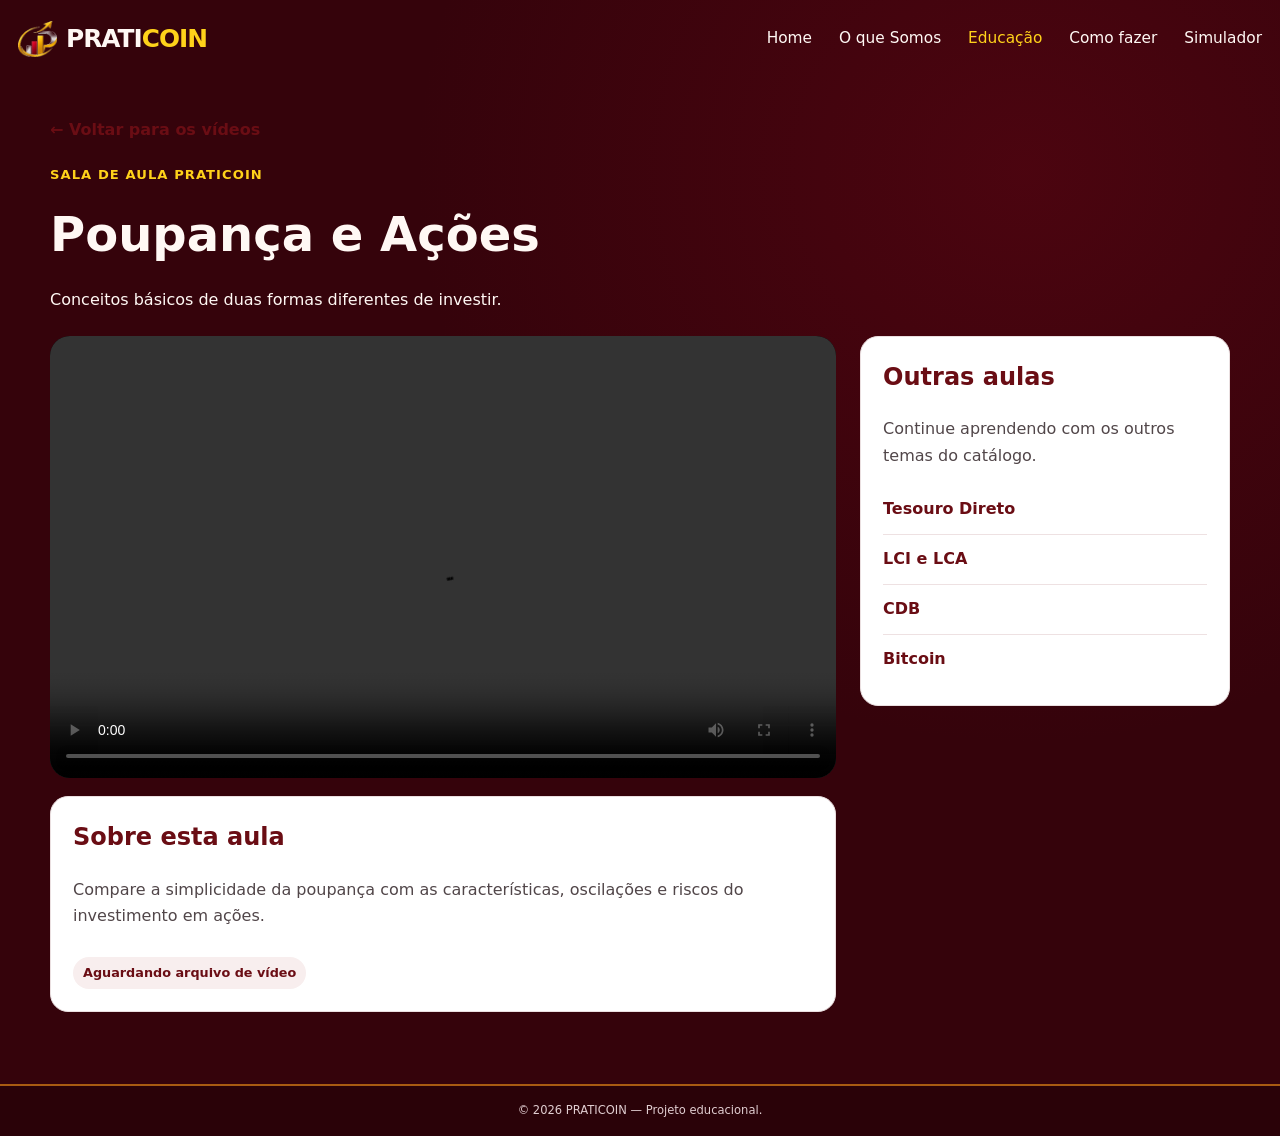
<file: player.html>
<!DOCTYPE html><html lang="pt-BR"><head><meta charset="UTF-8"><meta name="viewport" content="width=device-width, initial-scale=1.0"><meta name="description" content="Aulas em vídeo da PRATICOIN."><title>Player educativo | PRATICOIN</title><link rel="stylesheet" href="css/style.css"><link rel="stylesheet" href="css/player.css"></head><body><header class="site-header"><a class="brand" href="index.html" aria-label="PRATICOIN - página inicial"><img class="brand-logo" src="assets/img/praticoin-simbolo.png" alt="" aria-hidden="true"><span>PRATI<span class="gold">COIN</span></span></a><button class="menu-toggle" aria-expanded="false" aria-controls="main-nav">Menu</button><nav id="main-nav" class="main-nav" aria-label="Navegação principal"><a href="index.html">Home</a><a href="index.html#sobre">O que Somos</a><a href="cursos.html" aria-current="page">Educação</a><a href="como-fazer.html">Como fazer</a><a href="simulador.html">Simulador</a></nav></header><main class="section-wrap player-main"><a class="player-back" href="cursos.html#videos">← Voltar para os vídeos</a><div class="player-heading"><p class="eyebrow">SALA DE AULA PRATICOIN</p><h1 id="player-title">Aula educativa</h1><p id="player-subtitle">Assista à aula e consulte os pontos principais.</p></div><div class="player-layout"><div><div class="player-screen" id="player-screen"><div class="player-empty"><div class="play-symbol">▶</div><h2>Vídeo ainda não configurado</h2><p>Este espaço está pronto. Quando você adicionar o link de incorporação no arquivo <code>js/player.js</code>, o vídeo aparecerá aqui.</p></div></div><section class="player-info"><h2>Sobre esta aula</h2><p id="player-description"></p><span class="player-status" id="player-status">Conteúdo aguardando vídeo</span></section></div><aside class="player-sidebar"><h2>Outras aulas</h2><p>Continue aprendendo com os outros temas do catálogo.</p><div id="other-videos"></div></aside></div></main><footer class="site-footer"><div class="footer-bottom">© <span data-current-year></span> PRATICOIN — Projeto educacional.</div></footer><script src="js/main.js"></script><script src="js/player.js"></script></body></html>
</file>
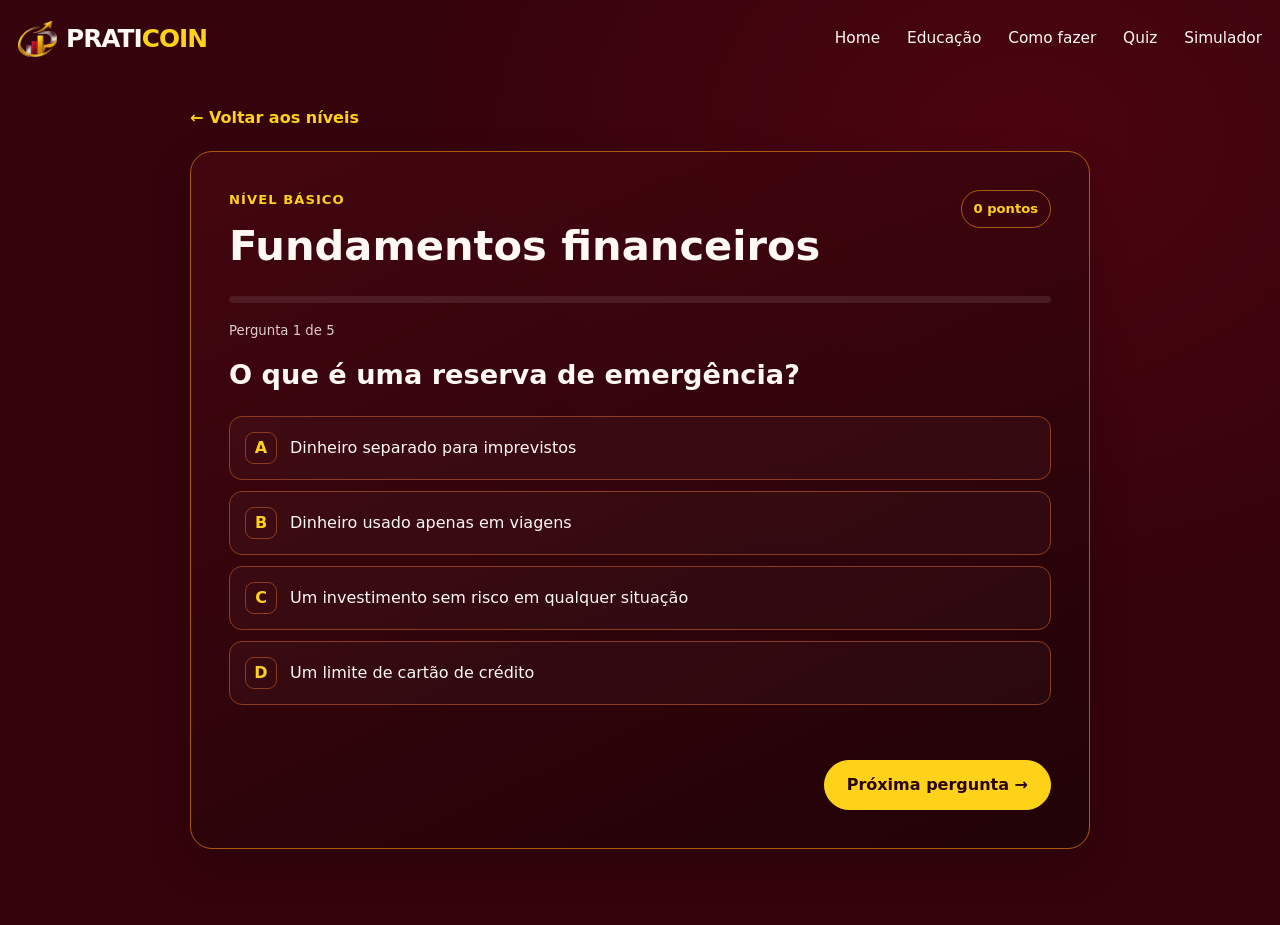
<file: quiz-game.html>
<!DOCTYPE html><html lang="pt-BR"><head><meta charset="UTF-8"><meta name="viewport" content="width=device-width,initial-scale=1"><title>Partida do Quiz | PRATICOIN</title><link rel="stylesheet" href="css/style.css"><link rel="stylesheet" href="css/quiz.css"></head><body><header class="site-header"><a class="brand" href="index.html"><img class="brand-logo" src="assets/img/praticoin-simbolo.png" alt="" aria-hidden="true"><span>PRATI<span class="gold">COIN</span></span></a><button class="menu-toggle" aria-expanded="false" aria-controls="main-nav">Menu</button><nav id="main-nav" class="main-nav" aria-label="Navegação principal"><a href="index.html">Home</a><a href="cursos.html">Educação</a><a href="como-fazer.html">Como fazer</a><a href="quiz.html">Quiz</a><a href="simulador.html">Simulador</a></nav></header><main class="section-wrap game-main"><a class="back-link" href="quiz.html">← Voltar aos níveis</a><section id="game-shell" class="game-shell"><div class="game-top"><div><p class="eyebrow" id="game-level-label">QUIZ PRATICOIN</p><h1 id="game-title">Preparando sua partida...</h1></div><div class="score-pill" id="score-pill">0 pontos</div></div><div class="progress-track"><div id="progress-fill"></div></div><p class="question-counter" id="question-counter"></p><h2 id="question-text"></h2><div id="answer-list" class="answer-list"></div><div id="feedback" class="answer-feedback" aria-live="polite"></div><div class="game-actions"><button id="next-question" class="button" disabled>Próxima pergunta →</button></div></section><section id="result-panel" class="result-panel" hidden><p class="eyebrow">FIM DE JOGO</p><h1 id="result-title">Mandou bem!</h1><p id="result-score"></p><div class="result-actions"><button id="play-again" class="button">Jogar novamente</button><a class="button button-outline" href="quiz.html">Escolher outro nível</a></div><div id="review-list" class="review-list"></div></section></main><script src="js/main.js"></script><script src="js/quiz-banco.js"></script><script src="js/quiz-game.js"></script></body></html>
</file>
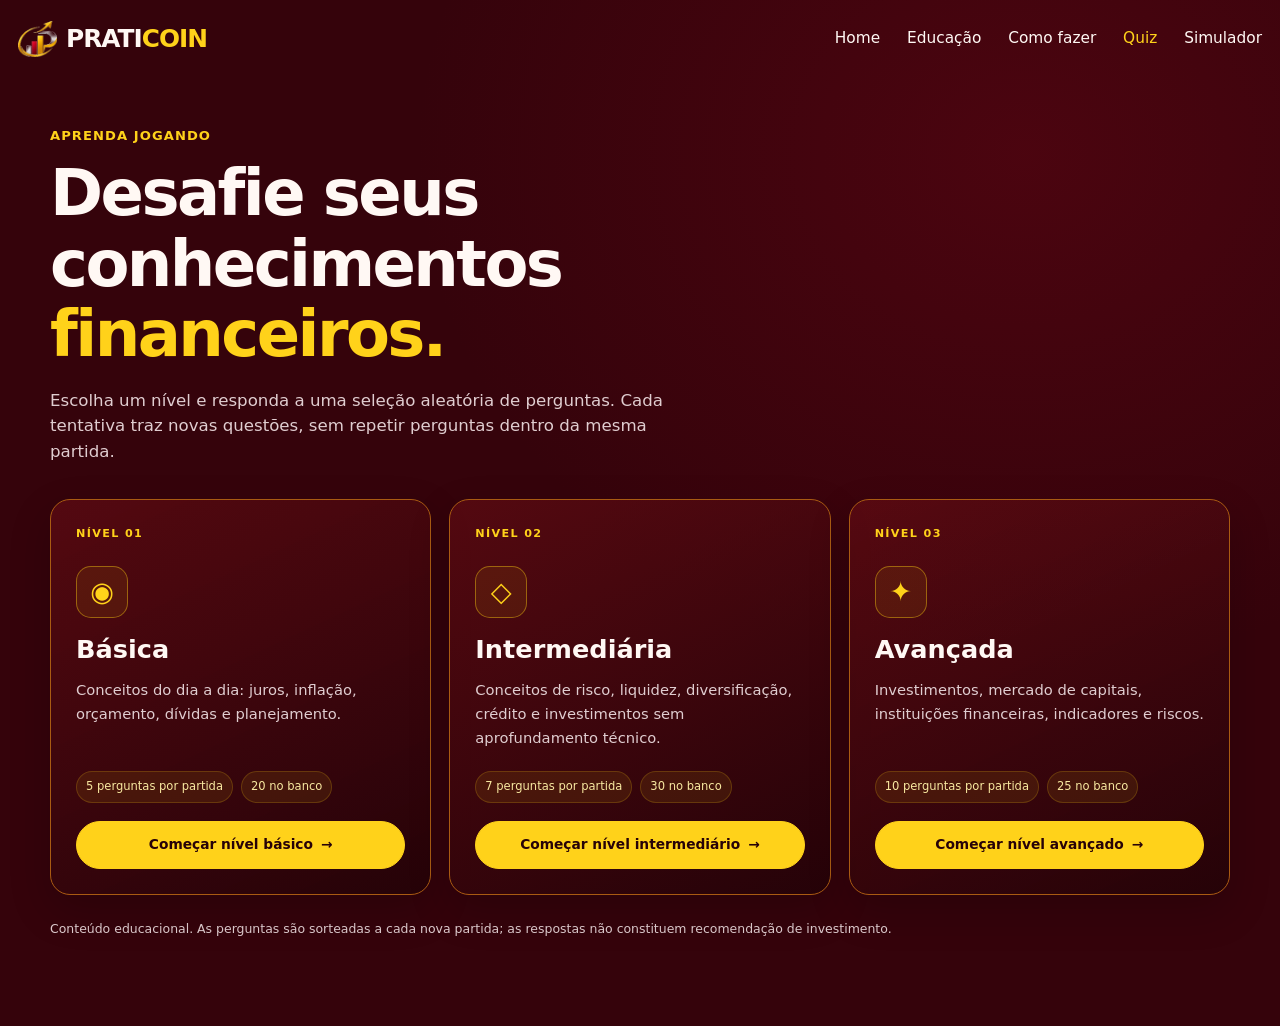
<file: quiz.html>
<!DOCTYPE html><html lang="pt-BR"><head><meta charset="UTF-8"><meta name="viewport" content="width=device-width,initial-scale=1"><meta name="description" content="Teste seus conhecimentos de educação financeira com os quizzes PRATICOIN."><title>Quiz | PRATICOIN</title><link rel="stylesheet" href="css/style.css"><link rel="stylesheet" href="css/quiz.css"></head><body><header class="site-header"><a class="brand" href="index.html"><img class="brand-logo" src="assets/img/praticoin-simbolo.png" alt="" aria-hidden="true"><span>PRATI<span class="gold">COIN</span></span></a><button class="menu-toggle" aria-expanded="false" aria-controls="main-nav">Menu</button><nav id="main-nav" class="main-nav" aria-label="Navegação principal"><a href="index.html">Home</a><a href="cursos.html">Educação</a><a href="como-fazer.html">Como fazer</a><a href="quiz.html" aria-current="page">Quiz</a><a href="simulador.html">Simulador</a></nav></header><main class="section-wrap quiz-main"><section class="quiz-hero"><p class="eyebrow">APRENDA JOGANDO</p><h1>Desafie seus conhecimentos <span class="gold">financeiros.</span></h1><p class="lead">Escolha um nível e responda a uma seleção aleatória de perguntas. Cada tentativa traz novas questões, sem repetir perguntas dentro da mesma partida.</p></section><section class="quiz-levels" aria-label="Escolha o nível"><article class="quiz-level level-basic"><span class="level-tag">NÍVEL 01</span><div class="level-icon">◉</div><h2>Básica</h2><p>Conceitos do dia a dia: juros, inflação, orçamento, dívidas e planejamento.</p><div class="level-meta"><span>5 perguntas por partida</span><span>20 no banco</span></div><button class="button start-quiz" data-level="basica">Começar nível básico <span aria-hidden="true">→</span></button></article><article class="quiz-level level-mid"><span class="level-tag">NÍVEL 02</span><div class="level-icon">◇</div><h2>Intermediária</h2><p>Conceitos de risco, liquidez, diversificação, crédito e investimentos sem aprofundamento técnico.</p><div class="level-meta"><span>7 perguntas por partida</span><span>30 no banco</span></div><button class="button start-quiz" data-level="intermediaria">Começar nível intermediário <span aria-hidden="true">→</span></button></article><article class="quiz-level level-advanced"><span class="level-tag">NÍVEL 03</span><div class="level-icon">✦</div><h2>Avançada</h2><p>Investimentos, mercado de capitais, instituições financeiras, indicadores e riscos.</p><div class="level-meta"><span>10 perguntas por partida</span><span>25 no banco</span></div><button class="button start-quiz" data-level="avancada">Começar nível avançado <span aria-hidden="true">→</span></button></article></section><p class="quiz-footnote">Conteúdo educacional. As perguntas são sorteadas a cada nova partida; as respostas não constituem recomendação de investimento.</p></main><script src="js/main.js"></script><script src="js/quiz.js"></script></body></html>
</file>
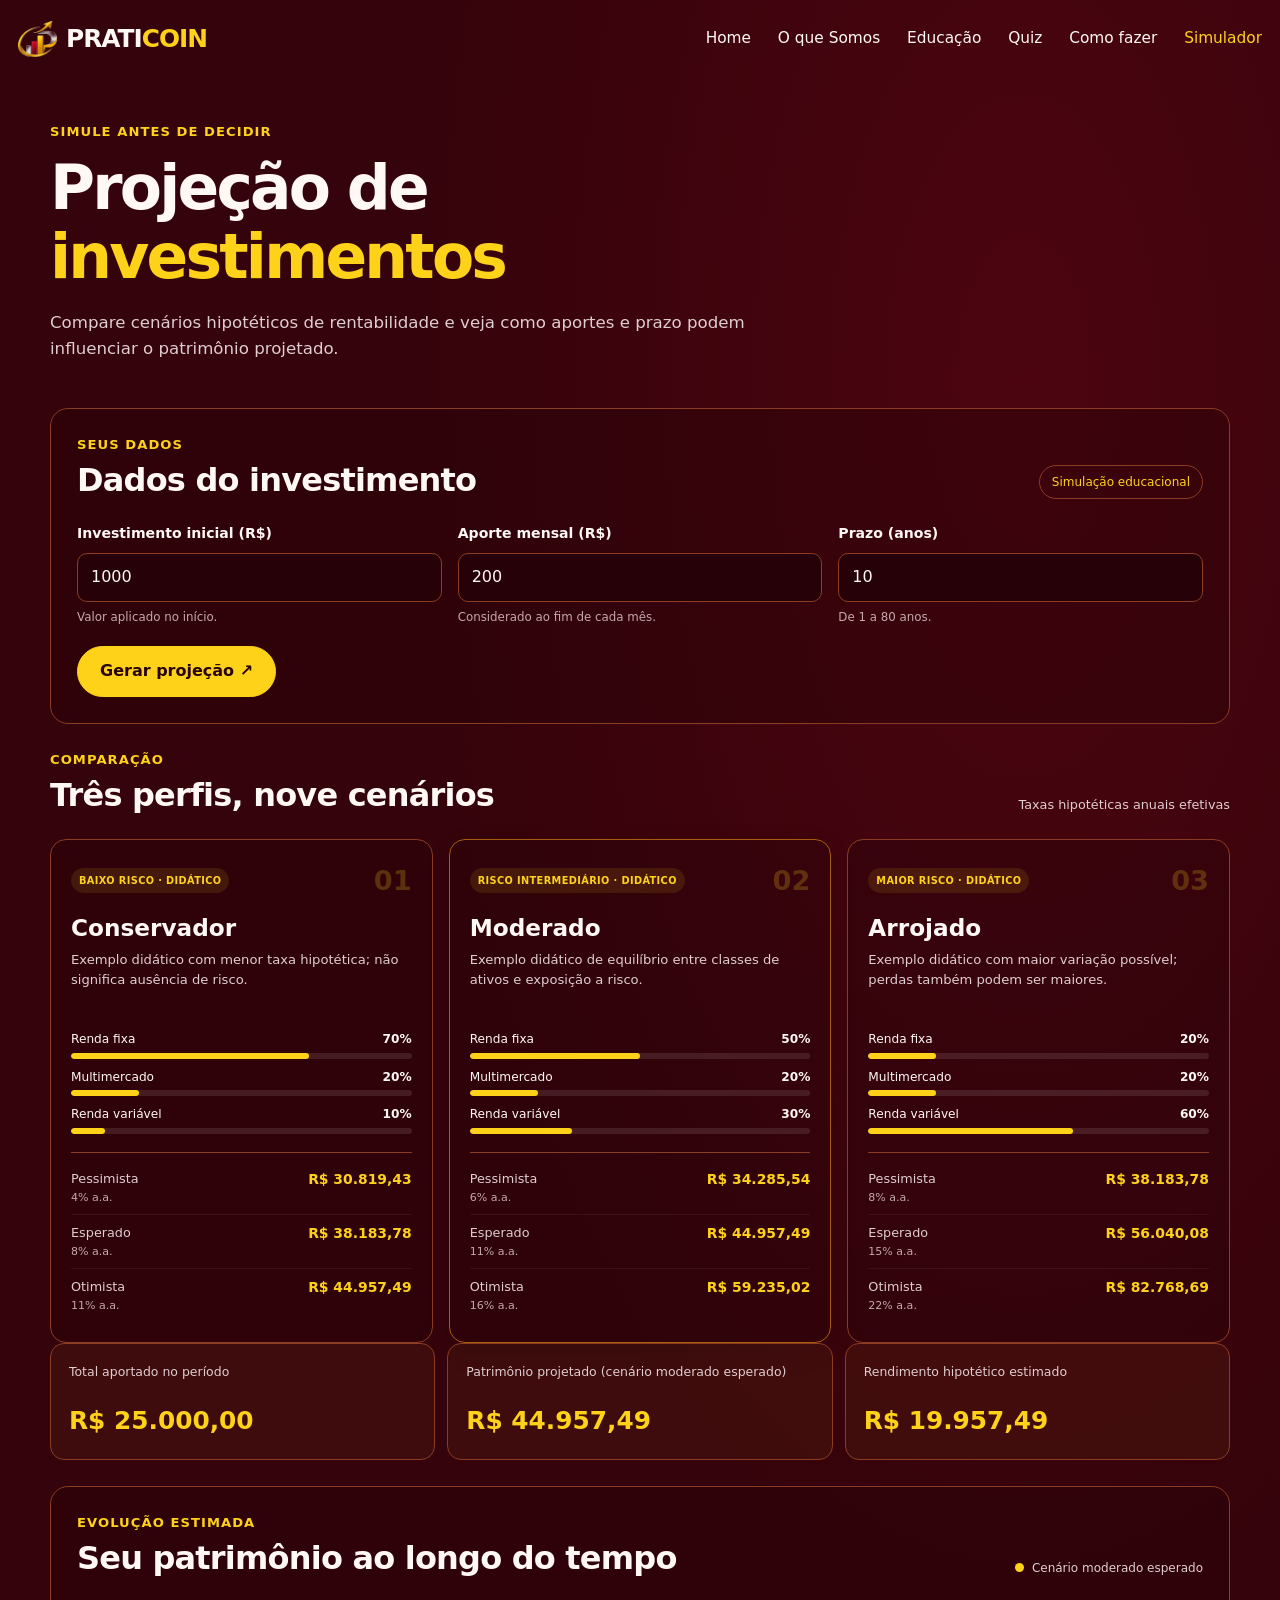
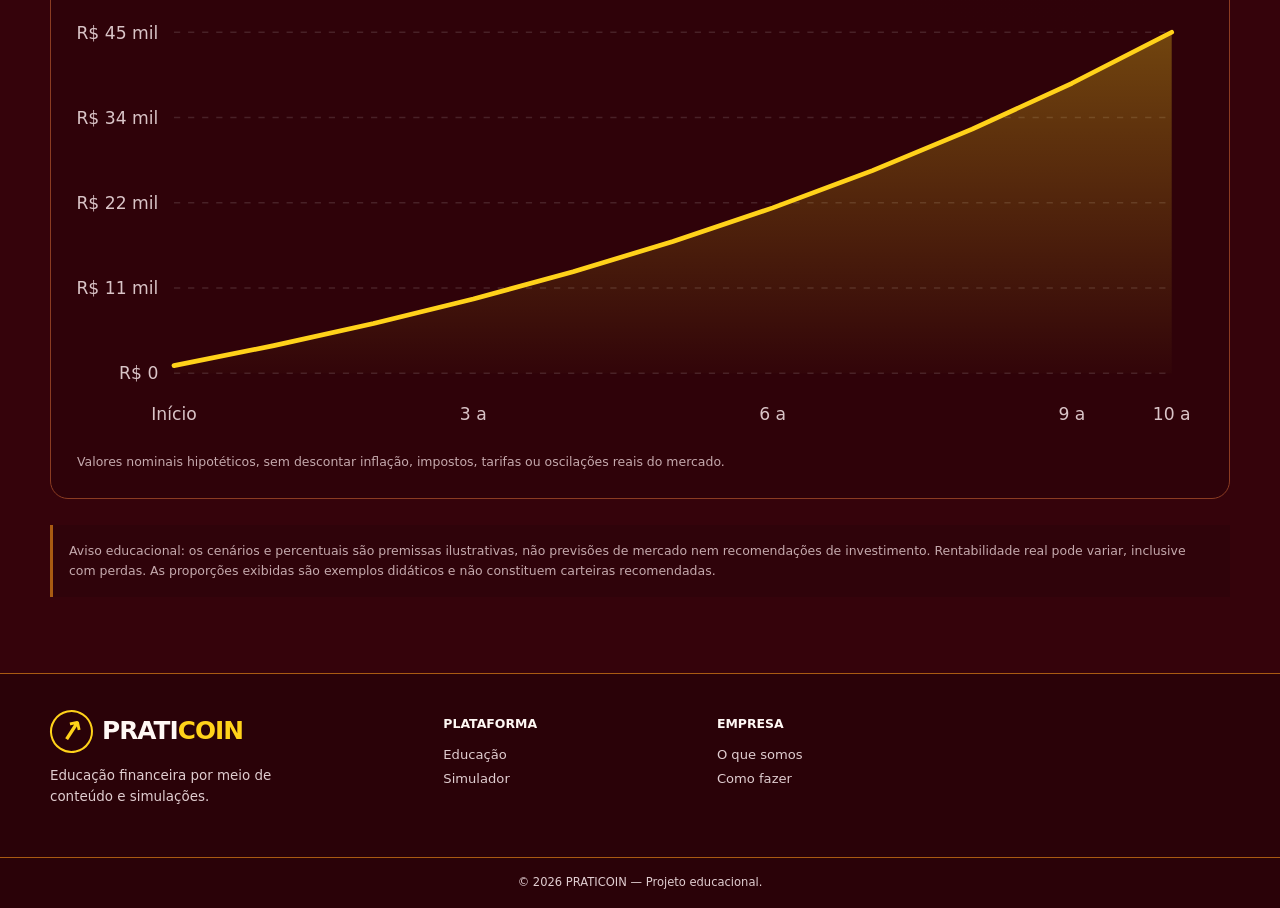
<file: simulador.html>
<!DOCTYPE html>
<html lang="pt-BR">
<head>
  <meta charset="UTF-8">
  <meta name="viewport" content="width=device-width, initial-scale=1.0">
  <meta name="description" content="Simule cenários hipotéticos de investimento com a PRATICOIN.">
  <title>Simulador de investimentos | PRATICOIN</title>
  <link rel="stylesheet" href="css/style.css">
  <link rel="stylesheet" href="css/simulador.css">
</head>
<body>
  <header class="site-header">
    <a class="brand" href="index.html" aria-label="PRATICOIN - página inicial"><img class="brand-logo" src="assets/img/praticoin-simbolo.png" alt="" aria-hidden="true"><span>PRATI<span class="gold">COIN</span></span></a>
    <button class="menu-toggle" aria-expanded="false" aria-controls="main-nav">Menu</button>
    <nav id="main-nav" class="main-nav" aria-label="Navegação principal"><a href="index.html">Home</a><a href="index.html#sobre">O que Somos</a><a href="cursos.html">Educação</a><a href="quiz.html">Quiz</a><a href="como-fazer.html">Como fazer</a><a href="simulador.html" aria-current="page">Simulador</a></nav>
  </header>
  <main class="section-wrap page-main">
    <section class="page-heading"><p class="eyebrow">SIMULE ANTES DE DECIDIR</p><h1>Projeção de <span class="gold">investimentos</span></h1><p class="lead">Compare cenários hipotéticos de rentabilidade e veja como aportes e prazo podem influenciar o patrimônio projetado.</p></section>
    <section class="sim-input-card">
      <div class="section-heading-row"><div><p class="eyebrow">SEUS DADOS</p><h2>Dados do investimento</h2></div><span class="status-note">Simulação educacional</span></div>
      <form id="investment-form" novalidate>
        <div class="sim-inputs">
          <div class="input-group"><label for="initial">Investimento inicial (R$)</label><input type="number" id="initial" name="initial" value="1000" min="0" max="1000000000" step="0.01" inputmode="decimal" required><small>Valor aplicado no início.</small></div>
          <div class="input-group"><label for="monthly">Aporte mensal (R$)</label><input type="number" id="monthly" name="monthly" value="200" min="0" max="10000000" step="0.01" inputmode="decimal" required><small>Considerado ao fim de cada mês.</small></div>
          <div class="input-group"><label for="years">Prazo (anos)</label><input type="number" id="years" name="years" value="10" min="1" max="80" step="1" required><small>De 1 a 80 anos.</small></div>
        </div>
        <button class="button" type="submit">Gerar projeção ↗</button>
        <p id="form-error" class="form-error" role="alert" hidden></p>
      </form>
    </section>
    <section class="results-section" aria-live="polite">
      <div class="section-heading-row"><div><p class="eyebrow">COMPARAÇÃO</p><h2>Três perfis, nove cenários</h2></div><p class="results-caption">Taxas hipotéticas anuais efetivas</p></div>
      <div class="profiles-grid" id="profiles-grid">
        <article class="profile-card" data-profile="conservative"><div class="profile-top"><span class="risk-badge">BAIXO RISCO · DIDÁTICO</span><span class="profile-index">01</span></div><h3>Conservador</h3><p class="profile-description">Exemplo didático com menor taxa hipotética; não significa ausência de risco.</p><div class="allocation-list"><div><span>Renda fixa</span><strong>70%</strong></div><div class="allocation-track"><span style="width:70%"></span></div><div><span>Multimercado</span><strong>20%</strong></div><div class="allocation-track"><span style="width:20%"></span></div><div><span>Renda variável</span><strong>10%</strong></div><div class="allocation-track"><span style="width:10%"></span></div></div><div class="scenario-list"><div><span>Pessimista <small>4% a.a.</small></span><strong id="conservative-pessimistic">—</strong></div><div><span>Esperado <small>8% a.a.</small></span><strong id="conservative-expected">—</strong></div><div><span>Otimista <small>11% a.a.</small></span><strong id="conservative-optimistic">—</strong></div></div></article>
        <article class="profile-card featured" data-profile="moderate"><div class="profile-top"><span class="risk-badge">RISCO INTERMEDIÁRIO · DIDÁTICO</span><span class="profile-index">02</span></div><h3>Moderado</h3><p class="profile-description">Exemplo didático de equilíbrio entre classes de ativos e exposição a risco.</p><div class="allocation-list"><div><span>Renda fixa</span><strong>50%</strong></div><div class="allocation-track"><span style="width:50%"></span></div><div><span>Multimercado</span><strong>20%</strong></div><div class="allocation-track"><span style="width:20%"></span></div><div><span>Renda variável</span><strong>30%</strong></div><div class="allocation-track"><span style="width:30%"></span></div></div><div class="scenario-list"><div><span>Pessimista <small>6% a.a.</small></span><strong id="moderate-pessimistic">—</strong></div><div><span>Esperado <small>11% a.a.</small></span><strong id="moderate-expected">—</strong></div><div><span>Otimista <small>16% a.a.</small></span><strong id="moderate-optimistic">—</strong></div></div></article>
        <article class="profile-card" data-profile="aggressive"><div class="profile-top"><span class="risk-badge">MAIOR RISCO · DIDÁTICO</span><span class="profile-index">03</span></div><h3>Arrojado</h3><p class="profile-description">Exemplo didático com maior variação possível; perdas também podem ser maiores.</p><div class="allocation-list"><div><span>Renda fixa</span><strong>20%</strong></div><div class="allocation-track"><span style="width:20%"></span></div><div><span>Multimercado</span><strong>20%</strong></div><div class="allocation-track"><span style="width:20%"></span></div><div><span>Renda variável</span><strong>60%</strong></div><div class="allocation-track"><span style="width:60%"></span></div></div><div class="scenario-list"><div><span>Pessimista <small>8% a.a.</small></span><strong id="aggressive-pessimistic">—</strong></div><div><span>Esperado <small>15% a.a.</small></span><strong id="aggressive-expected">—</strong></div><div><span>Otimista <small>22% a.a.</small></span><strong id="aggressive-optimistic">—</strong></div></div></article>
      </div>
    </section>
    <section class="sim-summary">
      <div><span class="summary-label">Total aportado no período</span><strong id="total-contributed">R$ —</strong></div>
      <div><span class="summary-label">Patrimônio projetado (cenário moderado esperado)</span><strong id="summary-total">R$ —</strong></div>
      <div><span class="summary-label">Rendimento hipotético estimado</span><strong id="summary-gain">R$ —</strong></div>
    </section>
    <section class="sim-chart-card"><div class="section-heading-row"><div><p class="eyebrow">EVOLUÇÃO ESTIMADA</p><h2>Seu patrimônio ao longo do tempo</h2></div><span class="chart-legend"><i></i> Cenário moderado esperado</span></div><div class="chart-container"><svg id="projection-chart" viewBox="0 0 720 280" role="img" aria-label="Gráfico de projeção do patrimônio no tempo"><text x="360" y="140" text-anchor="middle" fill="currentColor">Preencha os dados e gere a projeção.</text></svg></div><p class="chart-note">Valores nominais hipotéticos, sem descontar inflação, impostos, tarifas ou oscilações reais do mercado.</p></section>
    <p class="disclaimer">Aviso educacional: os cenários e percentuais são premissas ilustrativas, não previsões de mercado nem recomendações de investimento. Rentabilidade real pode variar, inclusive com perdas. As proporções exibidas são exemplos didáticos e não constituem carteiras recomendadas.</p>
  </main>
  <footer class="site-footer"><div class="footer-main section-wrap"><div class="footer-brand"><a class="brand" href="index.html"><span class="brand-mark">↗</span><span>PRATI<span class="gold">COIN</span></span></a><p>Educação financeira por meio de conteúdo e simulações.</p></div><div><h2>PLATAFORMA</h2><a href="cursos.html">Educação</a><a href="simulador.html">Simulador</a></div><div><h2>EMPRESA</h2><a href="index.html#sobre">O que somos</a><a href="como-fazer.html">Como fazer</a></div></div><div class="footer-bottom">© <span data-current-year></span> PRATICOIN — Projeto educacional.</div></footer>


  <div class="simulation-dashboard" id="simulation-dashboard" hidden>
    <button class="dashboard-fab" id="dashboard-fab" type="button" aria-expanded="false" aria-controls="dashboard-panel">
      <span class="dashboard-fab-icon" aria-hidden="true">▦</span>
      <span>Meu dashboard</span>
      <span class="dashboard-fab-chevron" aria-hidden="true">⌃</span>
    </button>
    <section class="dashboard-panel" id="dashboard-panel" aria-label="Resumo da simulação" hidden>
      <div class="dashboard-panel-head">
        <div><p class="eyebrow">PRATICOIN INSIGHTS</p><h2>Resumo da simulação</h2></div>
        <button class="dashboard-close" id="dashboard-close" type="button" aria-label="Fechar dashboard">×</button>
      </div>
      <p class="dashboard-period" id="dashboard-period">Seu plano de investimento</p>
      <div class="dashboard-kpis">
        <article><span>Patrimônio projetado</span><strong id="dashboard-total">R$ —</strong><small>Cenário moderado · 11% a.a.</small></article>
        <article><span>Rendimento estimado</span><strong id="dashboard-gain">R$ —</strong><small>Acima do total aportado</small></article>
        <article><span>Total aportado</span><strong id="dashboard-contributed">R$ —</strong><small>Valor inicial + aportes</small></article>
      </div>
      <div class="dashboard-actions">
        <button type="button" data-dashboard-target="projection-chart"><span aria-hidden="true">↗</span> Ver evolução</button>
        <button type="button" data-dashboard-target="profiles-grid"><span aria-hidden="true">▤</span> Comparar cenários</button>
        <button type="button" data-dashboard-target="investment-form"><span aria-hidden="true">✎</span> Ajustar valores</button>
      </div>
      <p class="dashboard-footnote">Estimativas educativas, não garantias de rentabilidade.</p>
    </section>
  </div>

  <div class="simulation-loader" id="simulation-loader" aria-hidden="true" role="status" aria-live="polite">
    <div class="loader-orbit loader-orbit-one"></div>
    <div class="loader-orbit loader-orbit-two"></div>
    <div class="loader-content">
      <img class="loader-logo" src="assets/img/logo-praticoin.png" alt="PRATICOIN">
      <p class="loader-title">Calculando sua simulação</p>
      <p class="loader-subtitle">Projetando possibilidades para o seu futuro.</p>
      <div class="loader-progress" aria-hidden="true"><span></span></div>
      <span class="loader-dots" aria-hidden="true">ANALISANDO CENÁRIOS <i>•</i> COMPARANDO TAXAS</span>
    </div>
  </div>

  <script src="js/main.js"></script><script src="js/simulador.js"></script>
</body>
</html>
</file>
<file: css/style.css>
:root{--bg:#35030b;--bg-deep:#240208;--panel:#40060e;--panel-2:#4b0712;--gold:#ffd21a;--gold-dark:#a95b12;--text:#fff8f4;--muted:#e0cdd0;--line:#8b3c22;--line-soft:rgba(255,210,26,.2);--shadow:0 16px 42px rgba(0,0,0,.18);--radius:18px}*{box-sizing:border-box}html{scroll-behavior:smooth}body{margin:0;background:radial-gradient(ellipse at 80% 15%,rgba(112,7,23,.38),transparent 42%),var(--bg);color:var(--text);font-family:Inter,ui-sans-serif,system-ui,-apple-system,BlinkMacSystemFont,"Segoe UI",sans-serif;line-height:1.55}a{color:inherit;text-decoration:none}button,input{font:inherit}.gold{color:var(--gold)}.section-wrap{width:min(1180px,calc(100% - 48px));margin-inline:auto}.site-header{width:min(1280px,calc(100% - 36px));margin:auto;min-height:78px;display:flex;align-items:center;justify-content:space-between;gap:24px}.brand{display:inline-flex;align-items:center;gap:9px;font-size:clamp(1.25rem,2vw,1.55rem);font-weight:850;letter-spacing:-.04em;white-space:nowrap}.brand-mark{display:grid;place-items:center;width:43px;height:43px;border:2px solid var(--gold);border-radius:50%;color:var(--gold);font-size:1.8rem;line-height:1;transform:rotate(-12deg)}.main-nav{display:flex;align-items:center;gap:clamp(12px,2.1vw,30px);font-size:.96rem}.main-nav>a:not(.button){transition:color .2s}.main-nav>a:hover,.main-nav a[aria-current=page]{color:var(--gold)}.nav-login{border:1px solid var(--gold);border-radius:24px;padding:7px 20px}.button{display:inline-flex;align-items:center;justify-content:center;gap:8px;min-height:48px;padding:12px 22px;border:1px solid var(--gold);border-radius:999px;background:var(--gold);color:#270208;font-weight:800;transition:transform .2s,filter .2s;cursor:pointer}.button:hover{transform:translateY(-2px);filter:brightness(1.04)}.button-small{min-height:36px;padding:7px 16px;font-size:.85rem}.button-outline{background:transparent;color:var(--text)}.menu-toggle{display:none;background:transparent;border:1px solid var(--line);color:var(--text);border-radius:10px;padding:8px 12px}.hero{display:grid;grid-template-columns:minmax(0,1.2fr) minmax(340px,.9fr);gap:clamp(36px,7vw,90px);align-items:center;padding-top:38px;padding-bottom:72px}.eyebrow{margin:0 0 12px;color:var(--gold);font-size:.82rem;font-weight:850;letter-spacing:.08em}.hero h1,.page-heading h1{margin:0;max-width:720px;font-size:clamp(2.6rem,5.2vw,4.6rem);line-height:1.12;letter-spacing:-.045em}.lead{max-width:650px;color:var(--muted);font-size:1.04rem;margin:18px 0 0}.hero-actions{display:flex;gap:14px;flex-wrap:wrap;margin-top:28px}.stats{display:flex;gap:32px;flex-wrap:wrap;margin-top:40px}.stats div{display:grid;gap:3px}.stats strong{font-size:1.5rem;line-height:1.2}.stats span{font-size:.78rem;color:var(--muted)}.micro-note{font-size:.68rem;color:#c5a9ad;margin:12px 0 0}.portfolio-preview{border:1px solid var(--gold-dark);border-radius:18px;background:linear-gradient(145deg,rgba(78,8,17,.9),rgba(38,2,8,.86));padding:24px;box-shadow:var(--shadow);min-width:0}.preview-top{display:flex;align-items:center;justify-content:space-between;gap:12px;font-size:.88rem}.growth-pill{background:rgba(255,210,26,.12);color:var(--gold);border-radius:999px;padding:4px 10px;font-size:.78rem}.preview-total{display:block;font-size:clamp(1.65rem,3vw,2.1rem);margin:12px 0}.chart-wrap{width:100%;margin:8px 0}.chart-wrap svg{display:block;width:100%;height:auto}.mini-allocation{display:grid;grid-template-columns:repeat(3,1fr);gap:8px}.mini-allocation div{border:1px solid var(--line);border-radius:12px;padding:8px}.mini-allocation span{display:block;font-size:.65rem;color:var(--muted)}.mini-allocation strong{font-size:1.2rem}.steps-section{padding:0 0 82px}.steps-section h2,.cta h2,.education-section h2,.materials-panel h2,.profile-learning h2,.sim-input-card h2,.results-section h2,.sim-chart-card h2{margin:0;font-size:clamp(1.7rem,3.2vw,2.45rem);line-height:1.2;letter-spacing:-.025em}.section-intro{color:var(--muted);max-width:760px;margin:14px 0 26px}.steps-grid{display:grid;grid-template-columns:repeat(3,1fr);gap:16px}.step-card{position:relative;min-height:210px;padding:22px;border:1px solid var(--line);border-radius:15px;background:rgba(40,2,8,.28);overflow:hidden}.step-icon{display:grid;place-items:center;width:44px;height:44px;border-radius:10px;background:rgba(255,175,0,.18);color:var(--gold);font-size:1.6rem}.step-number{position:absolute;right:16px;top:8px;color:rgba(255,210,26,.15);font-size:2.6rem;font-weight:900}.step-card h3{margin:12px 0 5px;font-size:1.15rem}.step-card p{margin:0;color:var(--muted);font-size:.88rem}.text-link{display:inline-block;margin-top:12px;color:var(--gold);font-weight:750;font-size:.88rem}.cta{margin-bottom:68px;padding:36px 24px;text-align:center;border:1px solid var(--gold);border-radius:28px;background:radial-gradient(circle at 20% 30%,rgba(255,210,26,.09),transparent 18%),radial-gradient(circle at 80% 70%,rgba(255,210,26,.08),transparent 16%),rgba(36,2,8,.22)}.cta h2{max-width:640px;margin-inline:auto;font-size:clamp(1.8rem,4vw,2.8rem)}.cta p:not(.eyebrow){color:var(--muted);margin:14px auto 22px;max-width:540px}.site-footer{border-top:1px solid var(--gold-dark);background:rgba(28,1,6,.42)}.footer-main{display:grid;grid-template-columns:1.5fr repeat(3,1fr);gap:34px;padding-block:36px}.footer-brand p{max-width:270px;color:var(--muted);font-size:.84rem}.footer-main h2{font-size:.78rem;margin:4px 0 8px}.footer-main>div:not(.footer-brand){display:flex;flex-direction:column;align-items:flex-start;gap:4px}.footer-main>div>a:not(.brand){font-size:.82rem;color:var(--muted)}.footer-main a:hover{color:var(--gold)}.footer-bottom{text-align:center;padding:16px 20px;border-top:1px solid var(--gold-dark);font-size:.72rem;color:var(--muted)}.page-main{padding-top:44px;padding-bottom:76px}.page-heading{max-width:850px;margin-bottom:46px}.page-heading h1{font-size:clamp(2.3rem,4.8vw,4rem)}.page-heading .lead{max-width:760px}.status-note{color:var(--gold);border:1px solid var(--line);border-radius:999px;padding:7px 12px;font-size:.75rem;white-space:nowrap}.section-heading-row{display:flex;align-items:flex-end;justify-content:space-between;gap:20px;margin-bottom:24px}.section-heading-row .eyebrow{margin-bottom:6px}.section-heading-row h2{font-size:clamp(1.5rem,2.8vw,2rem)}.form-error{color:#ffd6d6;margin:12px 0 0}.disclaimer,.chart-note{font-size:.78rem;color:#c5a9ad;line-height:1.6}.disclaimer{margin:22px 0 0;padding:16px;border-left:3px solid var(--gold-dark);background:rgba(0,0,0,.12)}@media(max-width:900px){.site-header{flex-wrap:wrap;padding-block:12px}.menu-toggle{display:block}.main-nav{display:none;order:3;width:100%;flex-direction:column;align-items:stretch;padding:12px 0 18px;gap:8px}.main-nav.is-open{display:flex}.main-nav>a{padding:9px 12px}.main-nav .button{align-self:flex-start}.hero{grid-template-columns:1fr;padding-top:28px}.portfolio-preview{max-width:600px}.footer-main{grid-template-columns:repeat(2,1fr)}}@media(max-width:620px){.section-wrap{width:min(100% - 30px,1180px)}.hero{padding-bottom:54px}.hero h1{font-size:clamp(2.4rem,12vw,3.5rem)}.hero-actions{align-items:stretch;flex-direction:column}.hero-actions .button{width:100%}.stats{gap:18px;justify-content:space-between}.stats strong{font-size:1.15rem}.steps-grid{grid-template-columns:1fr}.steps-section{padding-bottom:56px}.cta{margin-bottom:44px;padding:28px 18px;border-radius:20px}.footer-main{gap:24px 16px;padding-block:28px}.footer-brand{grid-column:1/-1}.portfolio-preview{padding:17px}.page-main{padding-top:30px}.section-heading-row{align-items:flex-start;flex-direction:column}.mini-allocation strong{font-size:1rem}}@media(prefers-reduced-motion:reduce){html{scroll-behavior:auto}*,*::before,*::after{transition:none!important;animation:none!important}}
/* Símbolo PRATICOIN na navbar */
.brand-logo{display:block;width:39px;height:39px;object-fit:contain;flex:0 0 auto}
@media(max-width:620px){.brand-logo{width:34px;height:34px}}
</file>
<file: css/como-fazer.css>
/* Página dedicada Como fazer — identidade visual compartilhada com a PRATICOIN. */
.guide-main{padding-top:38px;padding-bottom:70px}.guide-hero{display:grid;grid-template-columns:minmax(0,1.3fr) minmax(300px,.7fr);gap:42px;align-items:center;padding:18px 0 66px}.guide-hero h1{margin:0;max-width:760px;font-size:clamp(2.6rem,5.2vw,4.5rem);line-height:1.08;letter-spacing:-.045em}.guide-actions{display:flex;gap:12px;flex-wrap:wrap;margin-top:26px}.guide-callout{padding:26px;border:1px solid var(--gold-dark);border-radius:18px;background:linear-gradient(145deg,rgba(78,8,17,.9),rgba(38,2,8,.86));box-shadow:var(--shadow)}.callout-kicker{color:var(--gold);font-size:.7rem;font-weight:850;letter-spacing:.12em}.guide-callout h2{margin:12px 0 8px;font-size:1.55rem;line-height:1.2}.guide-callout p{color:var(--muted);font-size:.9rem}.text-link{display:inline-flex;gap:6px;align-items:center;color:var(--gold);font-size:.84rem;font-weight:800}.text-link:hover{color:#fff}.guide-section{margin:0 0 70px;scroll-margin-top:24px}.guide-section-heading{margin-bottom:24px}.guide-section-heading h2{margin:0;font-size:clamp(1.65rem,3.2vw,2.4rem);line-height:1.2;letter-spacing:-.025em}.guide-section-heading .section-intro{margin:12px 0 0;max-width:820px}.steps-list{display:grid;gap:12px}.guide-step{display:grid;grid-template-columns:58px 1fr;gap:18px;padding:22px;border:1px solid var(--line);border-radius:15px;background:rgba(40,2,8,.28)}.guide-step-number{display:grid;place-items:center;width:48px;height:48px;border:1px solid var(--gold-dark);border-radius:14px;color:var(--gold);font-weight:900}.guide-step h3{margin:0 0 6px;font-size:1.12rem}.guide-step p{margin:0 0 9px;color:var(--muted);font-size:.9rem}.guide-step p:last-child{margin-bottom:0}.access-grid{display:grid;grid-template-columns:repeat(3,minmax(0,1fr));gap:14px}.access-card{padding:21px;border:1px solid var(--line);border-radius:16px;background:linear-gradient(145deg,rgba(75,7,18,.5),rgba(36,2,8,.4));min-height:260px}.access-icon{display:grid;place-items:center;width:42px;height:42px;border-radius:12px;background:rgba(255,210,26,.1);color:var(--gold);font-size:1.35rem;font-weight:850}.access-card h3{margin:14px 0 7px;font-size:1.08rem}.access-card p{color:var(--muted);font-size:.86rem;margin:0 0 14px}.institution-list{display:grid;grid-template-columns:repeat(2,minmax(0,1fr));gap:12px}.institution-list article{display:flex;align-items:center;justify-content:space-between;gap:20px;padding:19px;border:1px solid var(--line);border-radius:14px;background:rgba(40,2,8,.28)}.institution-list h3{margin:0 0 4px;font-size:1.03rem}.institution-list p{margin:0;color:var(--muted);font-size:.82rem}.institution-link{flex:none;color:var(--gold);font-size:.8rem;font-weight:800}.guide-note{color:var(--muted);font-size:.8rem;margin:18px 0}.company-grid{display:grid;grid-template-columns:repeat(3,minmax(0,1fr));gap:14px}.company-card{padding:21px;border:1px solid var(--line);border-radius:16px;background:rgba(40,2,8,.3)}.company-sector{display:inline-block;color:var(--gold);font-size:.65rem;letter-spacing:.09em;font-weight:900}.company-card h3{margin:9px 0 6px;font-size:1.2rem}.company-card p{margin:0 0 14px;color:var(--muted);font-size:.86rem}.company-card a{color:var(--gold);font-size:.8rem;font-weight:800}.company-card a:hover,.institution-link:hover{color:#fff}.research-banner{display:flex;justify-content:space-between;align-items:center;gap:24px;margin-top:18px;padding:22px;border:1px solid var(--gold-dark);border-radius:16px;background:rgba(255,210,26,.045)}.research-banner h3{margin:0 0 5px;font-size:1.05rem}.research-banner p{margin:0;color:var(--muted);font-size:.86rem}.research-banner .button{flex:none}.guide-disclaimer{display:flex;align-items:flex-start;gap:16px;padding:24px;border:1px solid var(--line);border-radius:17px;background:rgba(255,210,26,.04)}.disclaimer-mark{display:grid;place-items:center;flex:none;width:38px;height:38px;border:1px solid var(--gold-dark);border-radius:50%;color:var(--gold);font-weight:900}.guide-disclaimer h2{margin:0 0 6px;font-size:1.15rem}.guide-disclaimer p{margin:0;color:var(--muted);font-size:.86rem;max-width:950px}.site-footer{margin-top:0}@media(max-width:900px){.guide-hero{grid-template-columns:1fr;gap:26px}.guide-callout{max-width:680px}.access-grid,.company-grid{grid-template-columns:repeat(2,minmax(0,1fr))}}@media(max-width:620px){.guide-main{padding-top:25px;padding-bottom:46px}.guide-hero{padding-bottom:48px}.guide-hero h1{font-size:clamp(2.3rem,10vw,3.2rem)}.guide-section{margin-bottom:52px}.guide-step{grid-template-columns:42px 1fr;gap:12px;padding:16px}.guide-step-number{width:38px;height:38px;border-radius:11px}.access-grid,.company-grid,.institution-list{grid-template-columns:1fr}.institution-list article{align-items:flex-start;flex-direction:column;gap:10px}.research-banner{align-items:stretch;flex-direction:column}.research-banner .button{width:100%}.guide-callout{padding:21px}.guide-disclaimer{padding:19px;gap:12px}}
</file>
<file: css/cursos.css>
/* Área de Educação PRATICOIN — estilos exclusivos da página cursos.html */
.education-hero{display:grid;grid-template-columns:minmax(0,1.3fr) minmax(310px,.8fr);gap:clamp(28px,5vw,64px);align-items:center;margin-bottom:76px}.education-hero-copy h1{margin:0;max-width:760px;font-size:clamp(2.4rem,5vw,4.15rem);line-height:1.1;letter-spacing:-.045em}.education-hero-copy .lead{max-width:690px}.education-hero-actions{display:flex;gap:12px;flex-wrap:wrap;margin-top:26px}.education-highlight{position:relative;overflow:hidden;padding:24px;border:1px solid var(--gold-dark);border-radius:20px;background:radial-gradient(circle at 100% 0,rgba(255,210,26,.14),transparent 35%),linear-gradient(145deg,rgba(75,7,18,.96),rgba(36,2,8,.94));box-shadow:var(--shadow)}.highlight-label{display:flex;align-items:center;gap:8px;font-size:.72rem;font-weight:850;letter-spacing:.08em;color:var(--gold)}.highlight-dot{width:7px;height:7px;background:var(--gold);border-radius:50%;box-shadow:0 0 12px rgba(255,210,26,.6)}.highlight-icon{display:grid;place-items:center;width:48px;height:48px;margin:20px 0 10px;border-radius:13px;background:rgba(255,210,26,.12);color:var(--gold);font-size:1.7rem}.education-highlight h2{font-size:1.4rem;line-height:1.2;margin:0 0 14px}.highlight-points{display:grid;gap:10px}.highlight-points>div{display:flex;gap:12px;align-items:flex-start;padding-top:10px;border-top:1px solid var(--line-soft)}.highlight-points>div>span{font-size:.75rem;color:var(--gold);font-weight:850;padding-top:2px}.highlight-points p{margin:0;display:grid;gap:2px}.highlight-points small{font-size:.8rem;color:var(--muted)}.highlight-link,.resource-link{display:inline-block;margin-top:16px;color:var(--gold);font-size:.82rem;font-weight:800}.catalog-section,.video-section,.resources-section{margin-bottom:76px;scroll-margin-top:22px}.catalog-heading{align-items:flex-end}.catalog-heading .section-intro,.video-section .section-intro,.resources-section .section-intro{margin:9px 0 0;color:var(--muted);max-width:700px}.catalog-count{display:inline-flex;align-items:center;gap:6px;flex:none;padding:8px 12px;border:1px solid var(--line);border-radius:999px;color:var(--muted);font-size:.78rem}.catalog-count strong{color:var(--gold)}.catalog-controls{display:grid;gap:16px;margin:24px 0}.search-box{display:flex;align-items:center;gap:12px;width:100%;max-width:520px;padding:0 15px;border:1px solid var(--line);border-radius:12px;background:rgba(20,0,4,.24);color:var(--gold)}.search-box>span{font-size:1.5rem}.search-box input{width:100%;min-height:48px;border:0;outline:0;background:transparent;color:var(--text)}.search-box input::placeholder{color:#c5a9ad}.filter-list{display:flex;gap:8px;flex-wrap:wrap}.filter-chip{padding:8px 15px;border:1px solid var(--line);border-radius:999px;background:transparent;color:var(--muted);cursor:pointer;font-size:.82rem;transition:background .18s,border-color .18s,color .18s}.filter-chip:hover,.filter-chip.is-active{background:var(--gold);border-color:var(--gold);color:#270208;font-weight:800}.investment-grid{display:grid;grid-template-columns:repeat(3,minmax(0,1fr));gap:14px}.investment-card{display:flex;flex-direction:column;min-height:235px;padding:19px;border:1px solid var(--line);border-radius:16px;background:linear-gradient(145deg,rgba(75,7,18,.52),rgba(36,2,8,.46));transition:transform .18s,border-color .18s,background .18s}.investment-card:hover{transform:translateY(-3px);border-color:var(--gold-dark);background:linear-gradient(145deg,rgba(90,10,22,.75),rgba(36,2,8,.62))}.investment-card[hidden]{display:none}.investment-card-top{display:flex;align-items:center;justify-content:space-between;gap:8px}.investment-icon{display:grid;place-items:center;width:42px;height:42px;border-radius:12px;background:rgba(255,210,26,.1);color:var(--gold);font-size:1.4rem;font-weight:800}.investment-type{color:var(--gold);font-size:.64rem;letter-spacing:.07em;font-weight:850}.investment-card h3{font-size:1.22rem;line-height:1.25;margin:17px 0 7px}.investment-card p{margin:0;color:var(--muted);font-size:.85rem;line-height:1.55}.card-action{display:flex;align-items:center;justify-content:space-between;gap:8px;margin-top:auto;padding:17px 0 0;border:0;background:none;color:var(--gold);font-weight:800;font-size:.82rem;text-align:left;cursor:pointer}.card-action span{font-size:1rem}.card-action:hover{color:#fff}.no-results{padding:22px;border:1px dashed var(--line);border-radius:12px;color:var(--muted)}.topic-detail{position:relative;margin-top:18px;padding:24px;border:1px solid var(--gold-dark);border-radius:16px;background:rgba(0,0,0,.17)}.topic-detail[hidden]{display:none}.topic-detail h3{margin:0 0 8px;font-size:1.45rem}.topic-detail>p:not(.eyebrow){max-width:760px;color:var(--muted)}.detail-close{position:absolute;right:13px;top:10px;border:0;background:transparent;color:var(--muted);font-size:1.7rem;cursor:pointer}.detail-note{font-size:.75rem;margin-bottom:0}.video-grid{display:grid;grid-template-columns:repeat(3,minmax(0,1fr));gap:16px}.video-card{overflow:hidden;border:1px solid var(--line);border-radius:16px;background:rgba(36,2,8,.38)}.video-placeholder{position:relative;display:flex;align-items:center;justify-content:center;flex-direction:column;gap:10px;min-height:168px;background:radial-gradient(circle at 50% 45%,rgba(255,210,26,.15),transparent 36%),linear-gradient(135deg,#5b0a17,#250208);border-bottom:1px solid var(--line-soft)}.video-placeholder:before,.video-placeholder:after{content:"";position:absolute;width:100px;height:100px;border:1px solid rgba(255,210,26,.13);border-radius:50%}.video-placeholder:after{width:145px;height:145px}.video-play{z-index:1;display:grid;place-items:center;width:50px;height:50px;padding-left:3px;border-radius:50%;background:var(--gold);color:#270208;font-size:1.1rem;box-shadow:0 5px 22px rgba(0,0,0,.25)}.video-placeholder-label{z-index:1;font-size:.65rem;letter-spacing:.1em;font-weight:850;color:#e6cbd0}.video-card-body{padding:18px}.video-number{color:var(--gold);font-size:.64rem;font-weight:850;letter-spacing:.07em}.video-card h3{margin:8px 0 5px;font-size:1.15rem}.video-card p{margin:0;color:var(--muted);font-size:.84rem}.video-status{display:inline-block;margin-top:14px;padding:5px 8px;border-radius:6px;background:rgba(255,255,255,.055);color:#c5a9ad;font-size:.68rem}.resource-grid{display:grid;grid-template-columns:repeat(3,minmax(0,1fr));gap:14px;margin-top:24px}.resource-card{display:flex;flex-direction:column;align-items:flex-start;min-height:245px;padding:20px;border:1px solid var(--line);border-radius:16px;background:rgba(36,2,8,.3);transition:transform .18s,border-color .18s}.resource-card:hover{transform:translateY(-3px);border-color:var(--gold-dark)}.resource-icon{display:grid;place-items:center;width:42px;height:42px;border-radius:12px;background:rgba(255,210,26,.1);color:var(--gold);font-size:1.35rem}.resource-kind{margin-top:16px;color:var(--gold);font-size:.63rem;font-weight:850;letter-spacing:.08em}.resource-card h3{margin:7px 0;font-size:1.08rem;line-height:1.3}.resource-card p{margin:0;color:var(--muted);font-size:.84rem}.resource-link{margin-top:auto;padding-top:14px}.education-disclaimer{display:flex;align-items:flex-start;gap:18px;margin-bottom:20px;padding:26px;border:1px solid var(--line);border-radius:18px;background:rgba(255,210,26,.045)}.disclaimer-symbol{display:grid;place-items:center;flex:none;width:42px;height:42px;border:1px solid var(--gold-dark);border-radius:50%;color:var(--gold);font-weight:900}.education-disclaimer h2{margin:0;font-size:1.25rem}.education-disclaimer p{max-width:880px;color:var(--muted);font-size:.88rem}.education-disclaimer .button{margin-top:4px}.page-main{padding-top:42px}.page-main .section-heading-row h2{margin:0;font-size:clamp(1.6rem,3vw,2.25rem);line-height:1.2}@media(max-width:900px){.education-hero{grid-template-columns:1fr}.education-highlight{max-width:680px}.investment-grid,.resource-grid{grid-template-columns:repeat(2,minmax(0,1fr))}.video-grid{grid-template-columns:repeat(2,minmax(0,1fr))}}@media(max-width:620px){.page-main{padding-top:28px}.education-hero{margin-bottom:54px}.education-hero-copy h1{font-size:clamp(2.2rem,10vw,3.1rem)}.education-highlight{padding:20px}.catalog-section,.video-section,.resources-section{margin-bottom:56px}.section-heading-row{align-items:flex-start;flex-direction:column}.catalog-count{align-self:flex-start}.investment-grid,.video-grid,.resource-grid{grid-template-columns:1fr}.investment-card{min-height:210px}.video-placeholder{min-height:155px}.education-disclaimer{padding:20px;gap:12px}.education-disclaimer .button{width:100%}.education-hero-actions .button{flex:1}}

.video-card-link{display:block;color:inherit;text-decoration:none;cursor:pointer}.video-card-link:hover{transform:translateY(-3px)}.investment-card{cursor:pointer}.investment-card:focus-visible,.video-card-link:focus-visible{outline:3px solid #F1C40F;outline-offset:3px}
</file>
<file: css/investimento.css>
@import url("style.css");
.investment-detail-main{padding-top:42px;padding-bottom:72px}.detail-back{display:inline-flex;margin-bottom:22px;color:var(--wine,#6A0D14);font-weight:700;text-decoration:none}.investment-detail-hero{background:linear-gradient(135deg,#6A0D14,#3b080c);color:#fff;border-radius:24px;padding:clamp(24px,5vw,54px);margin-bottom:28px}.investment-detail-hero .eyebrow{color:#F1C40F}.investment-detail-hero h1{font-size:clamp(2rem,5vw,3.5rem);margin:8px 0 14px}.investment-detail-hero p{max-width:780px;line-height:1.7}.detail-category{display:inline-block;border:1px solid #F1C40F;border-radius:999px;padding:6px 12px;color:#F1C40F;font-size:.78rem;font-weight:800;letter-spacing:.08em}.detail-content-grid{display:grid;grid-template-columns:repeat(2,minmax(0,1fr));gap:18px}.detail-info-card{background:#fff;border:1px solid #eadfe0;border-radius:18px;padding:24px;box-shadow:0 8px 25px #27070b0a}.detail-info-card h2{color:#6A0D14;margin-top:0}.detail-info-card p,.detail-info-card li{line-height:1.65;color:#514649}.detail-info-card ul{padding-left:20px}.detail-warning{margin-top:22px;padding:18px 20px;background:#fff7db;border-left:4px solid #F1C40F;border-radius:8px;line-height:1.6}.detail-related{margin-top:34px}.detail-related a{color:#6A0D14;font-weight:700}.detail-cta{display:flex;gap:12px;flex-wrap:wrap;margin-top:24px}@media(max-width:680px){.detail-content-grid{grid-template-columns:1fr}.investment-detail-hero{border-radius:16px}}
</file>
<file: css/player.css>
@import url("style.css");
.player-main{padding-top:40px;padding-bottom:72px}.player-back{display:inline-block;margin-bottom:22px;color:#6A0D14;text-decoration:none;font-weight:700}.player-heading{margin-bottom:24px}.player-heading h1{font-size:clamp(2rem,5vw,3rem);margin:8px 0}.player-layout{display:grid;grid-template-columns:minmax(0,1.7fr) minmax(250px,.8fr);gap:24px;align-items:start}.player-screen{background:#1b1011;border-radius:20px;min-height:300px;aspect-ratio:16/9;display:flex;align-items:center;justify-content:center;overflow:hidden;color:white}.player-screen iframe{width:100%;height:100%;border:0}.player-empty{text-align:center;padding:30px;max-width:500px}.player-empty .play-symbol{font-size:3rem;color:#F1C40F}.player-empty h2{margin:10px 0}.player-empty p{color:#eadfe0;line-height:1.6}.player-info,.player-sidebar{border:1px solid #eadfe0;border-radius:18px;background:#fff;padding:22px}.player-info{margin-top:18px}.player-info h2,.player-sidebar h2{color:#6A0D14;margin-top:0}.player-info p,.player-sidebar p{line-height:1.65;color:#514649}.player-sidebar a{display:block;padding:12px 0;border-bottom:1px solid #eee1e2;text-decoration:none;color:#6A0D14;font-weight:700}.player-sidebar a:last-child{border-bottom:0}.player-status{display:inline-block;margin-top:12px;color:#6A0D14;background:#f8eeee;border-radius:999px;padding:6px 10px;font-size:.8rem;font-weight:700}@media(max-width:760px){.player-layout{grid-template-columns:1fr}.player-screen{min-height:220px}}

.local-video-player { display: block; width: 100%; height: 100%; min-height: 260px; max-height: 70vh; background: #000; object-fit: contain; }
</file>
<file: css/quiz.css>
/* PRATICOIN quiz */
.quiz-main{padding-top:48px;padding-bottom:76px}.quiz-hero{max-width:820px;margin-bottom:34px}.quiz-hero h1{font-size:clamp(2.3rem,5vw,4rem);line-height:1.1;letter-spacing:-.04em;margin:0}.quiz-levels{display:grid;grid-template-columns:repeat(3,minmax(0,1fr));gap:18px}.quiz-level{position:relative;display:flex;flex-direction:column;align-items:flex-start;min-height:370px;padding:25px;border:1px solid var(--gold-dark);border-radius:20px;background:linear-gradient(155deg,rgba(106,13,20,.58),rgba(31,2,7,.7));box-shadow:var(--shadow)}.level-tag{font-size:.7rem;font-weight:850;letter-spacing:.12em;color:var(--gold)}.level-icon{display:grid;place-items:center;width:52px;height:52px;margin:24px 0 8px;border:1px solid rgba(241,196,15,.45);border-radius:15px;color:var(--gold);font-size:1.7rem;background:rgba(241,196,15,.08)}.quiz-level h2{font-size:1.6rem;margin:4px 0 8px}.quiz-level p{color:var(--muted);font-size:.92rem;line-height:1.65;margin:0 0 20px}.level-meta{display:flex;flex-wrap:wrap;gap:8px;margin-top:auto;margin-bottom:18px}.level-meta span{font-size:.72rem;color:#f8e8a0;background:rgba(241,196,15,.09);border:1px solid rgba(241,196,15,.2);border-radius:999px;padding:6px 9px}.quiz-level .button{width:100%;font-size:.86rem;padding-inline:12px}.quiz-footnote{font-size:.78rem;color:var(--muted);margin-top:24px}.game-main{padding-top:28px;padding-bottom:76px;max-width:900px}.back-link{display:inline-block;color:var(--gold);font-weight:700;margin-bottom:20px}.game-shell,.result-panel{border:1px solid var(--gold-dark);border-radius:22px;padding:clamp(20px,4vw,38px);background:linear-gradient(155deg,rgba(73,6,15,.72),rgba(27,2,7,.8));box-shadow:var(--shadow)}.game-top{display:flex;justify-content:space-between;align-items:flex-start;gap:18px}.game-top h1,.result-panel h1{font-size:clamp(1.8rem,4vw,2.6rem);line-height:1.15;margin:0}.score-pill{border:1px solid var(--gold-dark);border-radius:999px;color:var(--gold);padding:8px 12px;white-space:nowrap;font-weight:750;font-size:.82rem}.progress-track{height:7px;border-radius:999px;background:rgba(255,255,255,.09);margin:26px 0 18px;overflow:hidden}.progress-track div{height:100%;width:0;background:var(--gold);border-radius:999px;transition:width .2s}.question-counter{color:var(--muted);font-size:.83rem}.game-shell>h2{font-size:clamp(1.25rem,3vw,1.7rem);line-height:1.4;margin:14px 0 22px}.answer-list{display:grid;gap:11px}.answer-option{display:flex;align-items:center;gap:13px;width:100%;text-align:left;padding:15px;border:1px solid var(--line);border-radius:13px;background:rgba(255,255,255,.025);color:var(--text);cursor:pointer;font:inherit;line-height:1.5}.answer-option:hover:not(:disabled){border-color:var(--gold);background:rgba(241,196,15,.06)}.answer-option:disabled{cursor:default}.answer-letter{display:grid;place-items:center;flex:0 0 32px;width:32px;height:32px;border:1px solid var(--line);border-radius:9px;color:var(--gold);font-weight:800}.answer-option.correct{border-color:#45b881;background:rgba(69,184,129,.1)}.answer-option.incorrect{border-color:#e66b72;background:rgba(230,107,114,.1)}.answer-feedback{min-height:25px;margin-top:18px;line-height:1.6;font-size:.9rem}.feedback-correct{color:#82e0ae}.feedback-incorrect{color:#ffb1b5}.game-actions{display:flex;justify-content:flex-end;margin-top:12px}.result-panel h1{margin-bottom:12px}.result-panel>p:not(.eyebrow){color:var(--muted)}.result-actions{display:flex;gap:12px;flex-wrap:wrap;margin:22px 0 30px}.review-list h2{font-size:1.25rem}.review-item{padding:17px 0;border-top:1px solid var(--line)}.review-item h3{font-size:1rem;margin:9px 0}.review-item p{font-size:.88rem;color:var(--muted);margin:7px 0}.review-status{font-size:.75rem;font-weight:800}.is-correct{color:#82e0ae}.is-wrong{color:#ffb1b5}[hidden]{display:none!important}@media(max-width:900px){.quiz-levels{grid-template-columns:1fr}.quiz-level{min-height:0}.quiz-level .button{max-width:420px}}@media(max-width:620px){.quiz-main{padding-top:30px}.game-top{flex-direction:column}.game-shell,.result-panel{padding:20px}.answer-option{padding:12px}.result-actions{flex-direction:column}.result-actions .button{width:100%}}
</file>
<file: css/simulador.css>
.sim-input-card,.sim-chart-card{border:1px solid var(--line);border-radius:18px;background:rgba(36,2,8,.35);padding:26px;margin-bottom:26px}.sim-inputs{display:grid;grid-template-columns:repeat(3,1fr);gap:16px;margin-bottom:20px}.input-group label{display:block;font-weight:750;font-size:.88rem;margin-bottom:8px}.input-group input{width:100%;min-height:47px;padding:11px 13px;color:var(--text);background:#260208;border:1px solid var(--line);border-radius:10px;outline:none}.input-group input:focus{border-color:var(--gold);box-shadow:0 0 0 3px rgba(255,210,26,.12)}.input-group small{display:block;color:#c5a9ad;font-size:.74rem;margin-top:6px}.sim-input-card form>.button{min-width:190px}.profiles-grid{display:grid;grid-template-columns:repeat(3,1fr);gap:16px}.profile-card{padding:20px;border:1px solid var(--line);border-radius:16px;background:rgba(36,2,8,.32);min-width:0}.profile-card.featured{border-color:var(--gold-dark);box-shadow:0 8px 24px rgba(0,0,0,.12)}.profile-top{display:flex;justify-content:space-between;align-items:center;gap:8px}.risk-badge{font-size:.61rem;font-weight:850;letter-spacing:.04em;color:var(--gold);background:rgba(255,210,26,.1);padding:5px 8px;border-radius:999px}.profile-index{font-size:1.7rem;font-weight:900;color:rgba(255,210,26,.22)}.profile-card h3{font-size:1.45rem;margin:8px 0 4px}.profile-description{font-size:.82rem;color:var(--muted);min-height:62px;margin:0 0 18px}.allocation-list>div:not(.allocation-track){display:flex;justify-content:space-between;gap:12px;font-size:.76rem;margin:9px 0 4px}.allocation-track{height:6px;border-radius:999px;background:rgba(255,255,255,.1);overflow:hidden}.allocation-track span{display:block;height:100%;background:var(--gold);border-radius:inherit}.scenario-list{border-top:1px solid var(--line);margin-top:18px;padding-top:8px}.scenario-list>div{display:flex;justify-content:space-between;align-items:flex-start;gap:8px;padding:8px 0;font-size:.8rem}.scenario-list>div+div{border-top:1px solid rgba(255,255,255,.055)}.scenario-list span{color:var(--muted)}.scenario-list small{display:block;font-size:.69rem;color:#c5a9ad}.scenario-list strong{text-align:right;font-size:.87rem;color:var(--gold);overflow-wrap:anywhere}.sim-summary{display:grid;grid-template-columns:repeat(3,1fr);gap:12px;margin:0 0 26px}.sim-summary>div{padding:18px;border:1px solid var(--line);border-radius:14px;background:rgba(255,210,26,.045)}.summary-label{display:block;color:var(--muted);font-size:.78rem;min-height:40px}.sim-summary strong{display:block;color:var(--gold);font-size:clamp(1.05rem,2.3vw,1.55rem);overflow-wrap:anywhere}.chart-legend{display:flex;align-items:center;gap:8px;font-size:.75rem;color:var(--muted)}.chart-legend i{display:inline-block;width:9px;height:9px;border-radius:50%;background:var(--gold)}.chart-container{width:100%;overflow:hidden}.chart-container svg{display:block;width:100%;height:auto;min-height:190px;overflow:visible}.chart-note{margin-bottom:0}.results-caption{color:var(--muted);font-size:.8rem;margin:0}@media(max-width:900px){.profiles-grid{grid-template-columns:1fr}.profile-description{min-height:0}.sim-inputs{grid-template-columns:1fr}.sim-summary{grid-template-columns:1fr}.summary-label{min-height:0}.sim-input-card,.sim-chart-card{padding:20px}}@media(max-width:620px){.profile-card{padding:17px}.sim-chart-card,.sim-input-card{padding:17px}.results-caption{margin-top:-12px}}

/* Loader de marca exibido durante o cálculo da simulação */
.simulation-loader{position:fixed;inset:0;z-index:9999;display:grid;place-items:center;overflow:hidden;padding:24px;background:radial-gradient(ellipse at 50% 42%,rgba(111,45,8,.42) 0%,rgba(35,3,9,.97) 48%,#160105 100%);opacity:0;visibility:hidden;pointer-events:none;transition:opacity .35s ease,visibility .35s ease}
.simulation-loader.is-visible{opacity:1;visibility:visible;pointer-events:all}
.loader-content{position:relative;z-index:2;width:min(440px,100%);display:flex;align-items:center;flex-direction:column;text-align:center}
.loader-logo{display:block;width:min(255px,72vw);height:auto;object-fit:contain;mix-blend-mode:screen;filter:drop-shadow(0 0 18px rgba(255,190,24,.18));animation:prati-logo-enter .8s cubic-bezier(.2,.8,.2,1) both,prati-logo-float 2.1s ease-in-out .8s infinite}
.loader-title{margin:23px 0 6px;color:#fff;font-size:clamp(1.2rem,4vw,1.65rem);font-weight:850;letter-spacing:-.035em}
.loader-subtitle{margin:0;color:#d8bdc0;font-size:.9rem}
.loader-progress{width:min(280px,80%);height:4px;margin-top:25px;border-radius:99px;background:rgba(255,255,255,.13);overflow:hidden}
.loader-progress span{display:block;width:38%;height:100%;border-radius:inherit;background:linear-gradient(90deg,#e99b00,#ffe36a,#e99b00);box-shadow:0 0 14px rgba(255,210,26,.65);animation:prati-progress 1.35s ease-in-out infinite}
.loader-dots{margin-top:13px;color:#bca2a5;font-size:.62rem;font-weight:800;letter-spacing:.16em}
.loader-dots i{padding:0 7px;color:#ffc928;font-style:normal}
.loader-orbit{position:absolute;left:50%;top:43%;width:min(490px,112vw);aspect-ratio:1;border:1px solid rgba(255,202,34,.1);border-radius:50%;transform:translate(-50%,-50%);pointer-events:none}
.loader-orbit:before,.loader-orbit:after{content:"";position:absolute;inset:12%;border:1px solid rgba(255,202,34,.08);border-radius:50%}
.loader-orbit:after{inset:25%}
.loader-orbit-one{animation:prati-orbit 12s linear infinite}
.loader-orbit-two{width:min(360px,84vw);border-style:dashed;animation:prati-orbit 18s linear infinite reverse}
@keyframes prati-logo-enter{0%{opacity:0;transform:translateY(18px) scale(.78) rotate(-3deg);filter:drop-shadow(0 0 0 rgba(255,190,24,0))}65%{opacity:1;transform:translateY(-3px) scale(1.035) rotate(.5deg)}100%{opacity:1;transform:translateY(0) scale(1) rotate(0);filter:drop-shadow(0 0 18px rgba(255,190,24,.18))}}
@keyframes prati-logo-float{0%,100%{transform:translateY(0)}50%{transform:translateY(-7px)}}
@keyframes prati-progress{0%{transform:translateX(-115%)}100%{transform:translateX(370%)}}
@keyframes prati-orbit{to{transform:translate(-50%,-50%) rotate(360deg)}}
@media(prefers-reduced-motion:reduce){.loader-logo,.loader-progress span,.loader-orbit{animation:none}.loader-logo{opacity:1;transform:none}}


/* Dashboard flutuante pós-simulação */
.simulation-dashboard{position:fixed;right:24px;bottom:24px;z-index:1000;display:flex;align-items:flex-end;flex-direction:column;gap:12px;max-width:calc(100vw - 32px);font-family:inherit}
.simulation-dashboard[hidden],.dashboard-panel[hidden]{display:none!important}
.dashboard-fab{display:flex;align-items:center;gap:10px;min-height:54px;padding:0 18px;border:1px solid rgba(255,210,26,.55);border-radius:999px;background:linear-gradient(135deg,#ffd21a,#f0a800);color:#241600;font-family:inherit;font-size:.9rem;font-weight:800;line-height:1;box-shadow:0 10px 30px rgba(0,0,0,.28),0 0 0 4px rgba(255,210,26,.1);cursor:pointer;transition:transform .2s ease,box-shadow .2s ease}
.dashboard-fab:hover{transform:translateY(-3px);box-shadow:0 14px 36px rgba(0,0,0,.35),0 0 0 6px rgba(255,210,26,.13)}
.dashboard-fab:focus-visible,.dashboard-close:focus-visible,.dashboard-actions button:focus-visible{outline:3px solid #fff;outline-offset:3px}
.dashboard-fab-icon{display:grid;place-items:center;width:28px;height:28px;border-radius:50%;background:rgba(36,22,0,.12);font-size:1.2rem}
.dashboard-fab-chevron{font-size:1.1rem;transition:transform .2s ease}
.simulation-dashboard.is-open .dashboard-fab-chevron{transform:rotate(180deg)}
.dashboard-panel{width:min(390px,calc(100vw - 32px));padding:22px;border:1px solid rgba(255,210,26,.22);border-radius:22px;background:linear-gradient(150deg,#2a1118,#17070b 78%);color:#fff;box-shadow:0 22px 70px rgba(0,0,0,.48);animation:dashboard-arrive .24s ease-out both}
.dashboard-panel-head{display:flex;align-items:flex-start;justify-content:space-between;gap:12px}
.dashboard-panel-head .eyebrow{margin:0 0 5px;color:#ffd21a;font-size:.65rem;letter-spacing:.15em;font-weight:850}
.dashboard-panel-head h2{margin:0;font-size:1.25rem;letter-spacing:-.025em}
.dashboard-close{display:grid;place-items:center;flex:0 0 34px;width:34px;height:34px;border:1px solid rgba(255,255,255,.15);border-radius:50%;background:rgba(255,255,255,.06);color:#fff;font-size:1.5rem;line-height:1;cursor:pointer}
.dashboard-period{margin:9px 0 17px;color:#cbb9bd;font-size:.78rem}
.dashboard-kpis{display:grid;gap:9px}
.dashboard-kpis article{display:grid;gap:5px;padding:13px 14px;border:1px solid rgba(255,255,255,.08);border-radius:14px;background:rgba(255,255,255,.045)}
.dashboard-kpis article:first-child{border-color:rgba(255,210,26,.23);background:linear-gradient(100deg,rgba(255,210,26,.12),rgba(255,255,255,.035))}
.dashboard-kpis article span{color:#d8c7ca;font-size:.76rem}
.dashboard-kpis article strong{font-size:1.35rem;letter-spacing:-.025em;color:#ffdc55;font-variant-numeric:tabular-nums}
.dashboard-kpis article small{color:#ad989d;font-size:.68rem}
.dashboard-actions{display:grid;grid-template-columns:1fr;gap:7px;margin-top:14px}
.dashboard-actions button{display:flex;align-items:center;gap:10px;padding:10px 12px;border:1px solid rgba(255,255,255,.09);border-radius:10px;background:rgba(255,255,255,.045);color:#fff;text-align:left;font-family:inherit;font-size:.8rem;font-weight:700;cursor:pointer;transition:background .18s ease,border-color .18s ease}
.dashboard-actions button span{display:grid;place-items:center;width:24px;height:24px;border-radius:8px;background:rgba(255,210,26,.13);color:#ffda45;font-size:1rem}
.dashboard-actions button:hover{background:rgba(255,210,26,.1);border-color:rgba(255,210,26,.28)}
.dashboard-footnote{margin:13px 0 0;color:#a99298;font-size:.67rem;line-height:1.45}
@keyframes dashboard-arrive{from{opacity:0;transform:translateY(10px) scale(.98)}to{opacity:1;transform:translateY(0) scale(1)}}
@media(max-width:600px){.simulation-dashboard{right:14px;bottom:14px;max-width:calc(100vw - 28px)}.dashboard-fab{min-height:50px;padding:0 15px}.dashboard-panel{padding:18px;border-radius:18px;max-height:min(72vh,620px);overflow-y:auto}.dashboard-kpis article strong{font-size:1.2rem}}
@media(prefers-reduced-motion:reduce){.dashboard-fab,.dashboard-fab-chevron{transition:none}.dashboard-panel{animation:none}}
</file>
